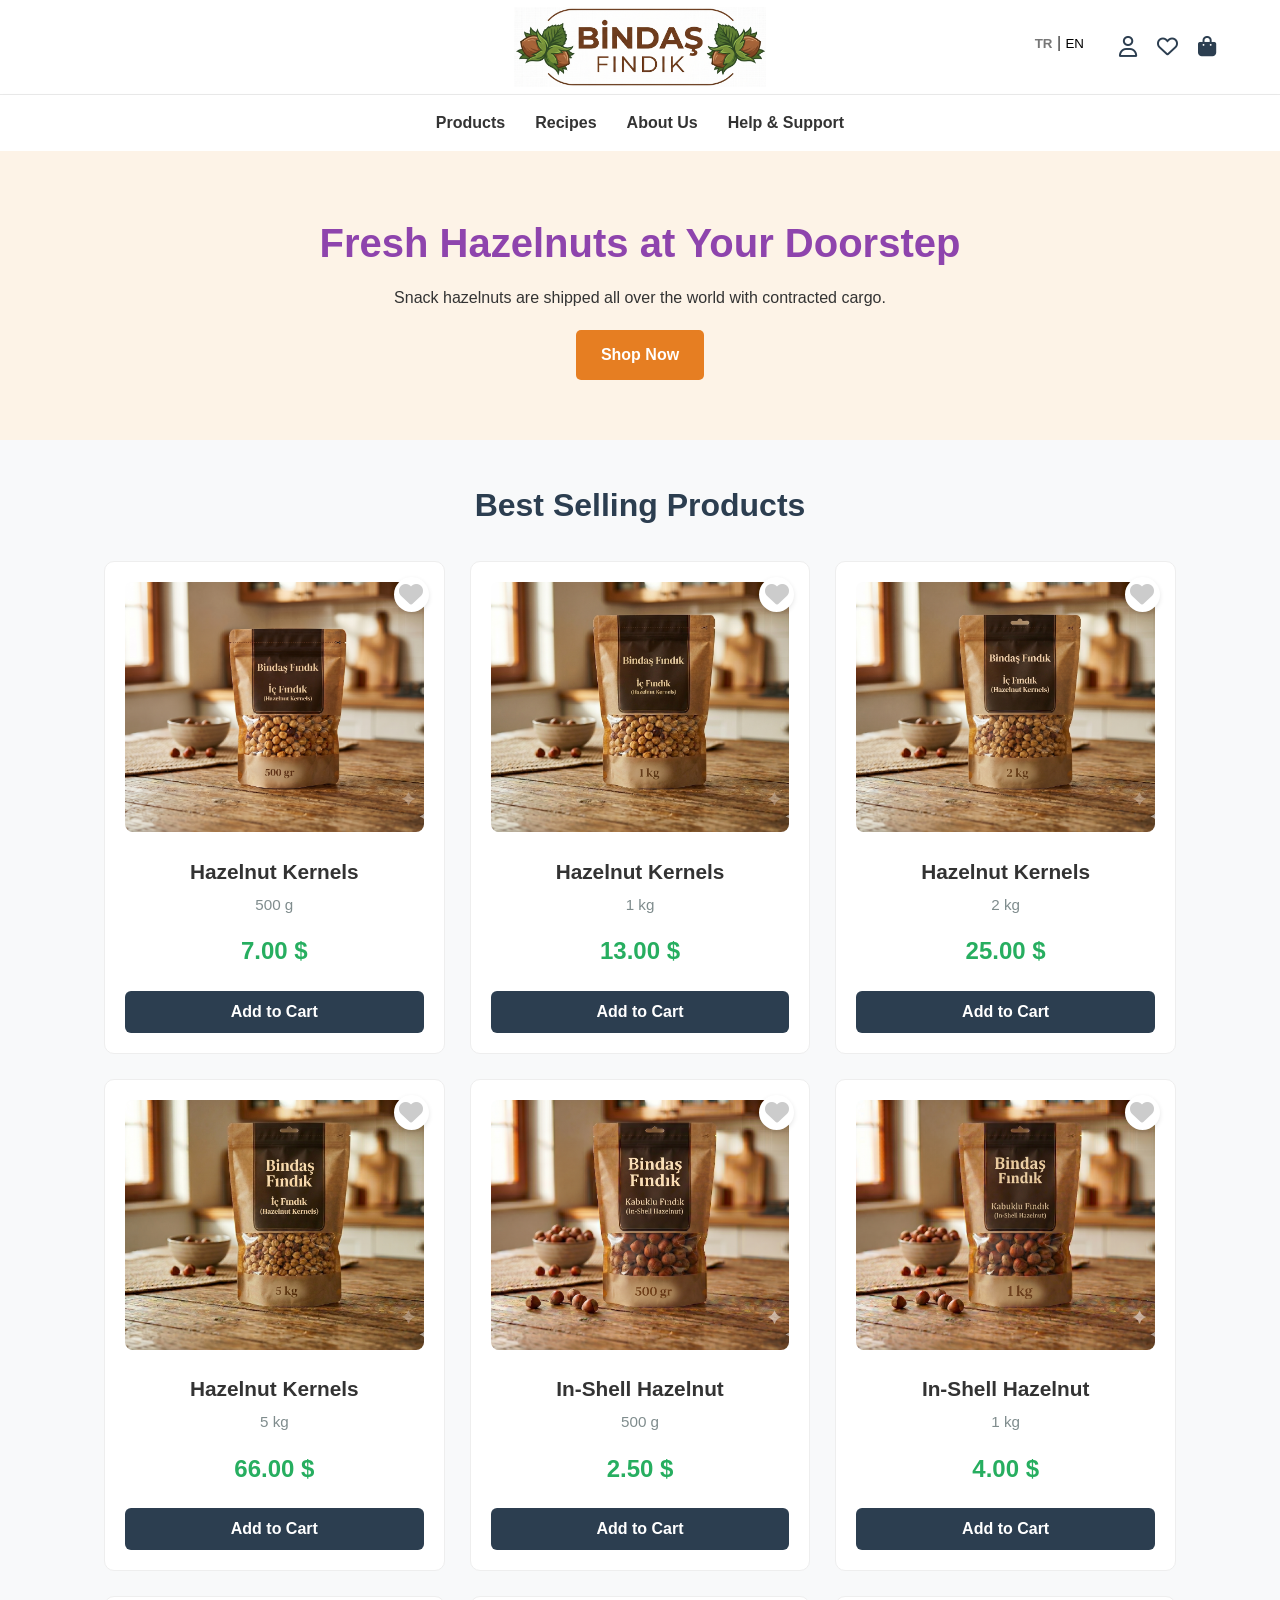
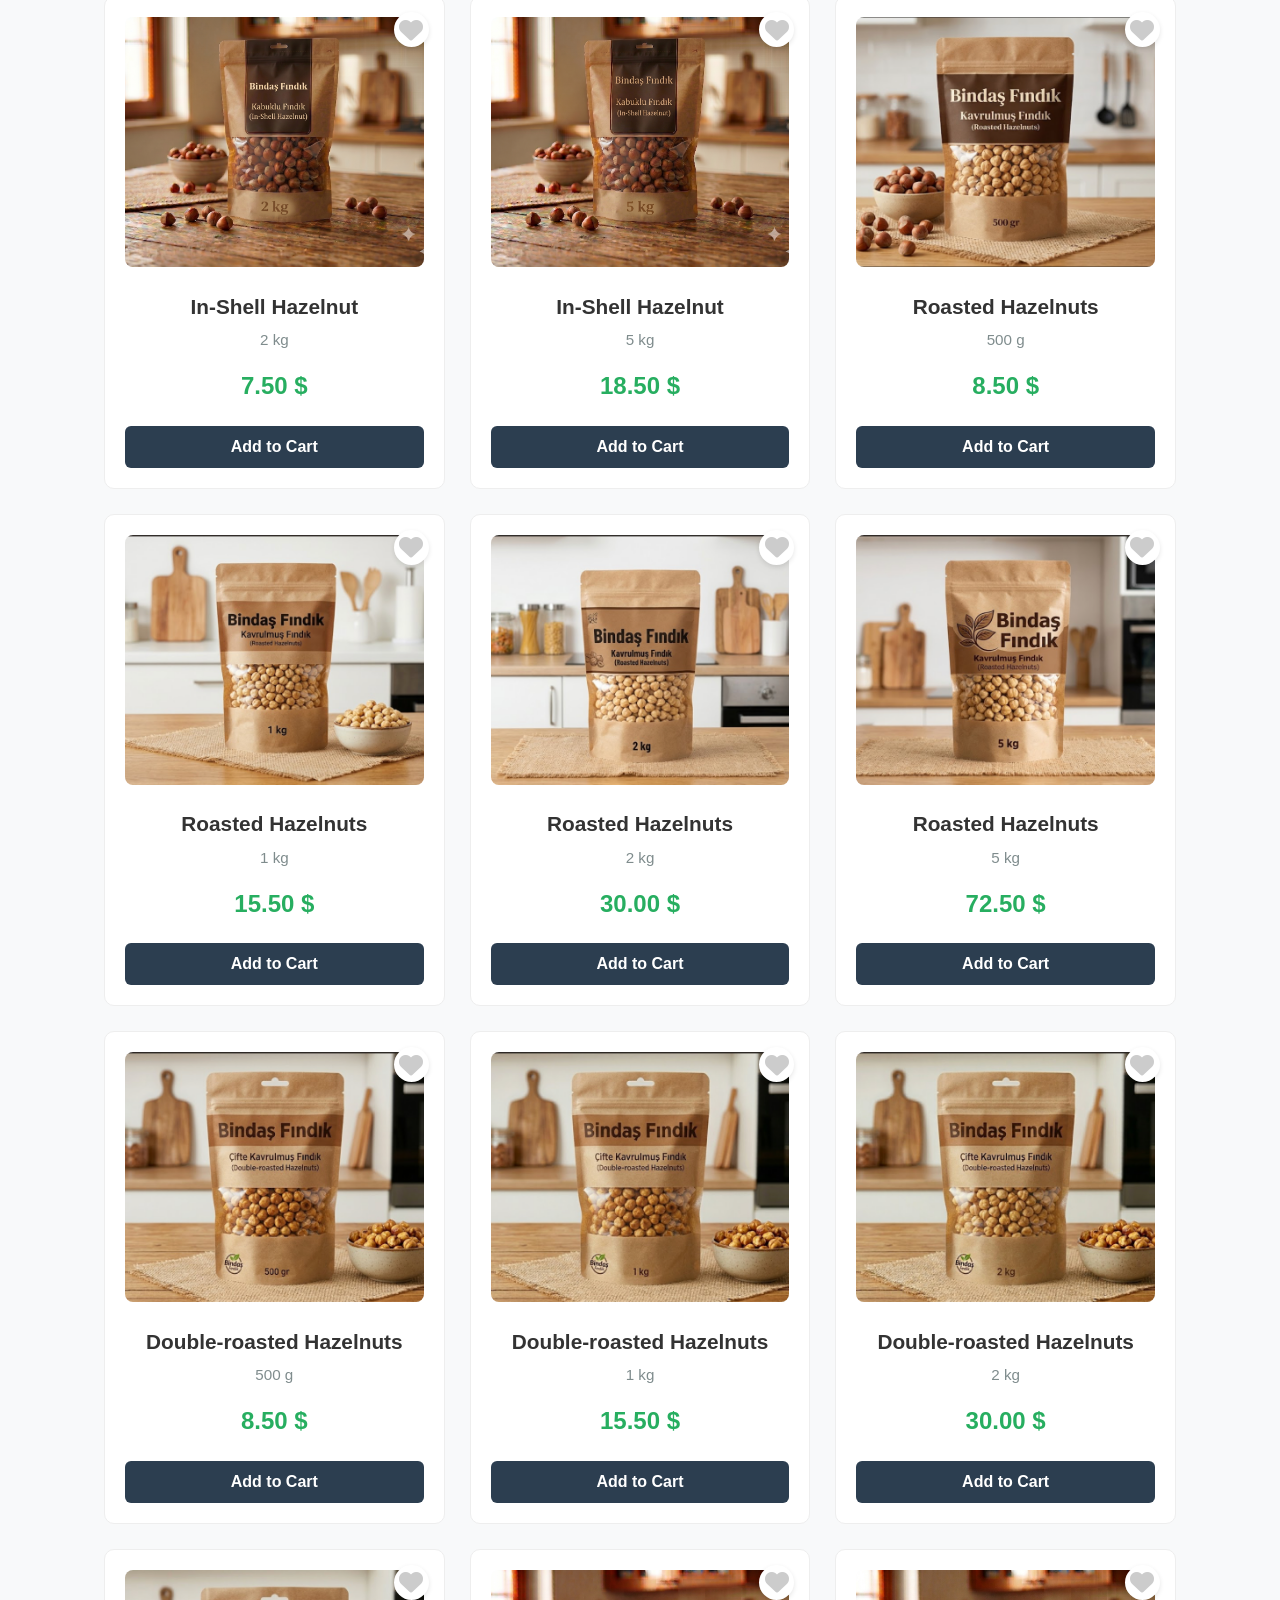
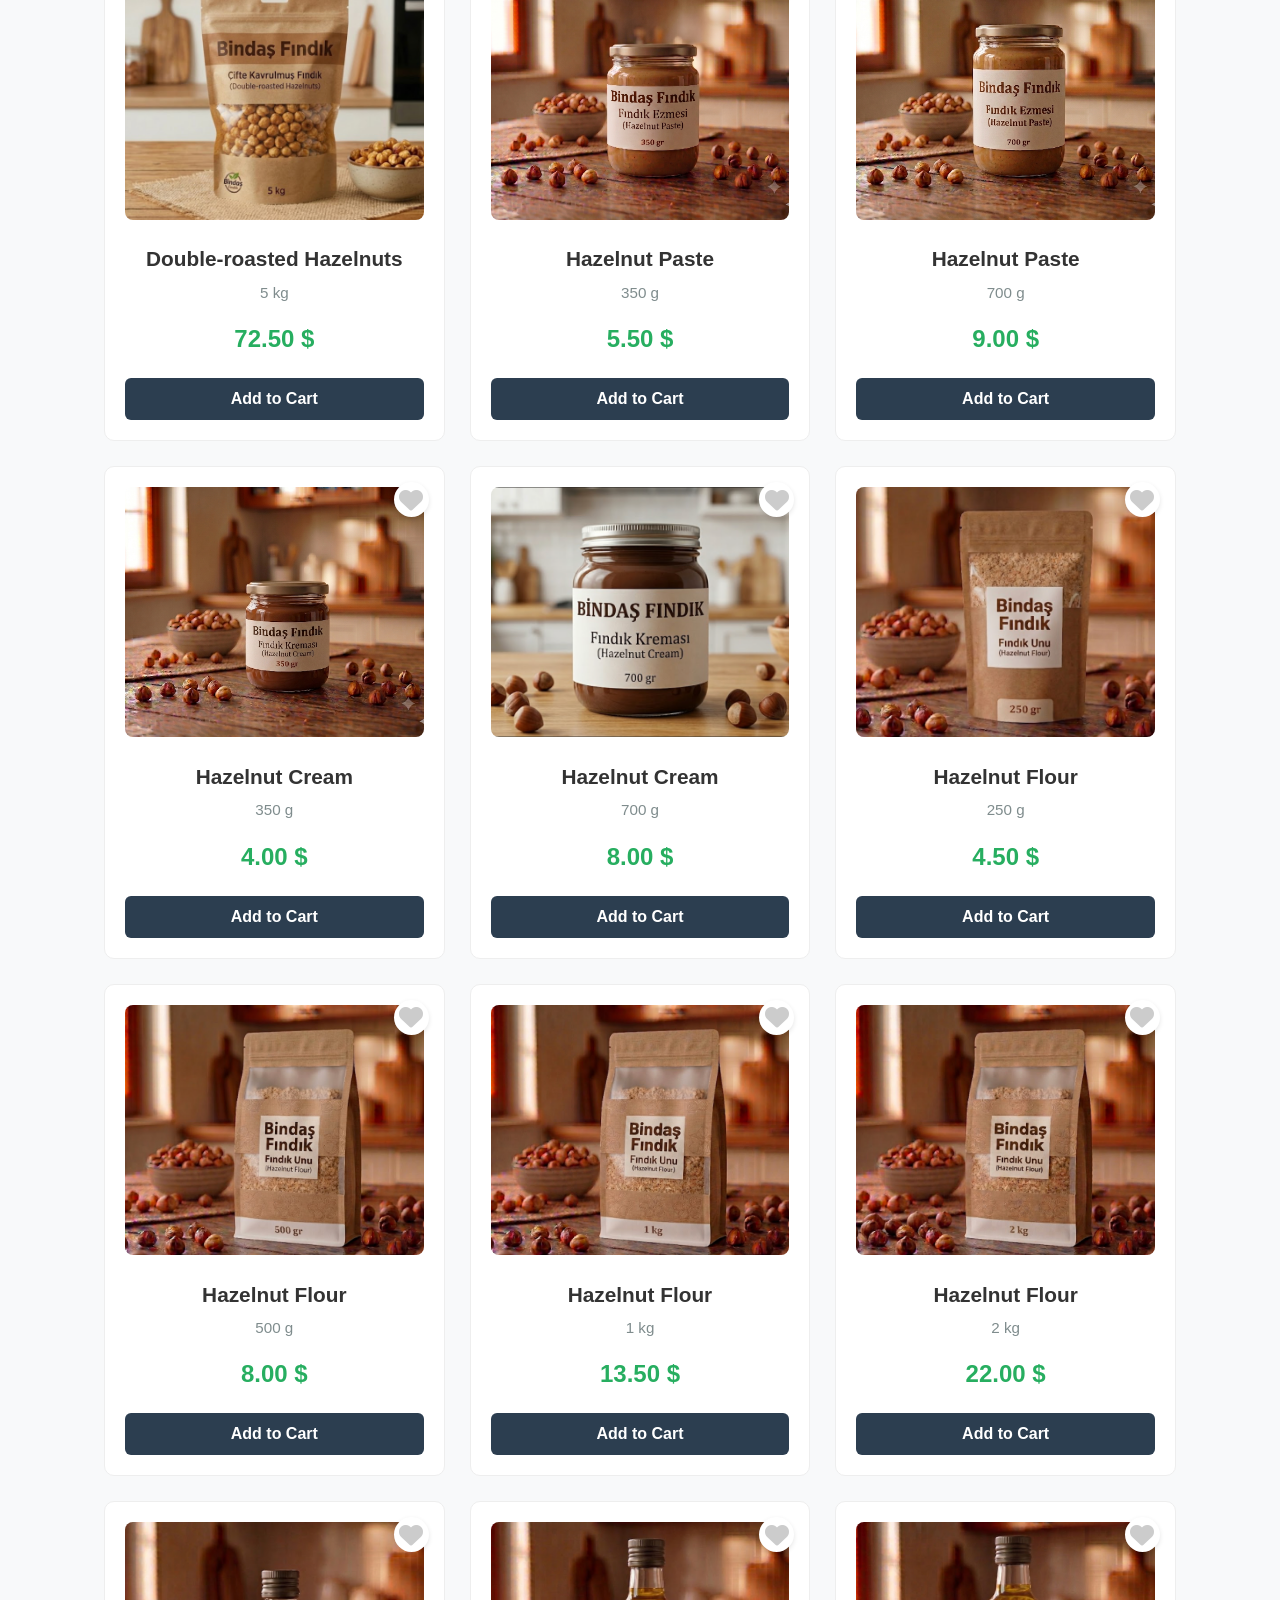
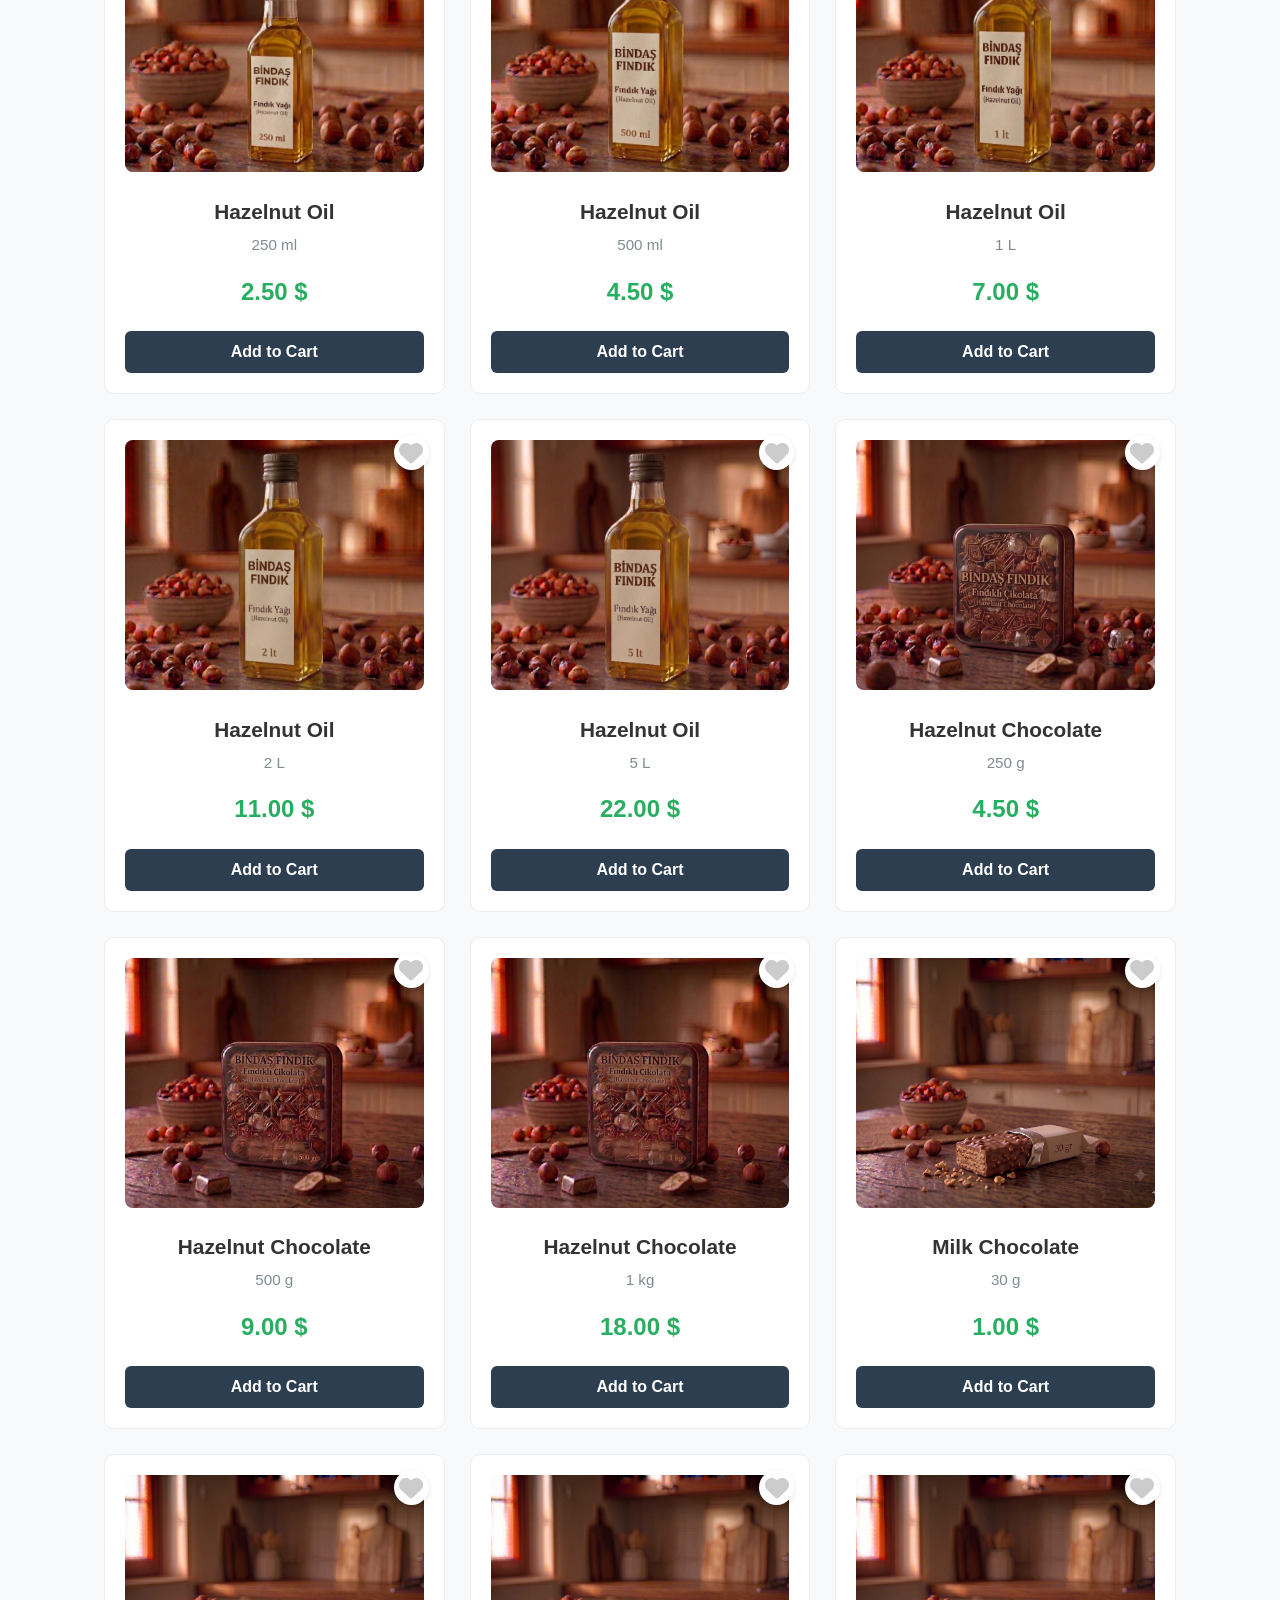
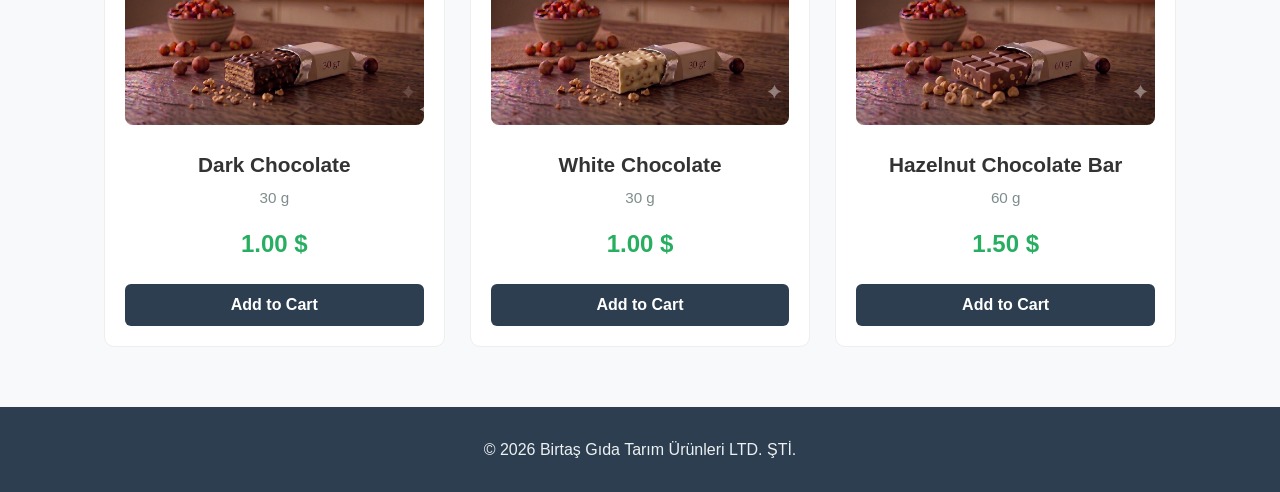
<file: index.html>
<!DOCTYPE html>
<html lang="tr">
<head>
    <meta charset="UTF-8">
    <meta name="viewport" content="width=device-width, initial-scale=1.0">
    <title data-i18n="site_title">Bindaş Fındık | Anasayfa</title>
    <link rel="stylesheet" href="css/style.css">
    <link rel="stylesheet" href="https://cdnjs.cloudflare.com/ajax/libs/font-awesome/6.0.0/css/all.min.css">
</head>
<body>

    <header>
        <div class="top-bar">
            <div class="left-spacer"></div>
            
            <div class="logo">
                <a href="index.html">
                    <img src="images/logo.png" alt="Fındık Dünyası Logo" style="max-height: 80px; width: auto;">
                </a>
            </div>
            
            <div class="header-icons">
                <!-- DİL DEĞİŞTİRME BUTONLARI (Yeni eklendi) -->
                <div class="lang-switcher" style="display: inline-block; margin-right: 15px;">
                    <button id="btn-tr" style="background:none; border:none; cursor:pointer; font-weight:bold;">TR</button> | 
                    <button id="btn-en" style="background:none; border:none; cursor:pointer; color:#777;">EN</button>
                </div>

                <a href="sayfalar/giris-yap.html" title="Üye Ol/Giriş Yap"><i class="fa-regular fa-user"></i></a>
                <a href="sayfalar/favoriler.html" title="Favoriler"><i class="fa-regular fa-heart"></i></a>
                <a href="sayfalar/sepetim.html" title="Sepetim"><i class="fa-solid fa-bag-shopping"></i></a>
            </div>
        </div>

        <nav class="main-nav" id="mainNav">
            <ul>
                <li><a href="sayfalar/urunler.html" data-i18n="nav_products">Ürünler</a></li>
                <li><a href="sayfalar/tarifler.html" data-i18n="nav_recipes">Tarifler</a></li>
                <li><a href="sayfalar/hakkimizda.html" data-i18n="nav_about">Hakkımızda</a></li>
                <li><a href="sayfalar/yardim-destek.html" data-i18n="nav_support">Yardım & Destek</a></li>
            </ul>
        </nav>
    </header>

    <main>
        <section class="hero-banner">
            <h1 data-i18n="hero_title">En Taze Fındıklar Kapınızda</h1>
            <p data-i18n="hero_subtitle">Türkiye'nin her yerine anlaşmalı kargo ile çerezlik fındık gönderilir.</p>
            <a href="sayfalar/urunler.html" class="btn" data-i18n="hero_btn">Hemen İncele</a>
        </section>

        <section class="best-sellers">
            <h2 data-i18n="best_sellers_title">En Çok Satılan Ürünler</h2>
            
            <div class="product-grid" id="grid-best-sellers"></div>
        </section>
    </main>

    <footer>
        <div class="footer-content">
            <p>&copy; 2026 Birtaş Gıda Tarım Ürünleri LTD. ŞTİ.</p>
        </div>
    </footer>

    <script src="js/main.js"></script>
</body>
</html>
</file>
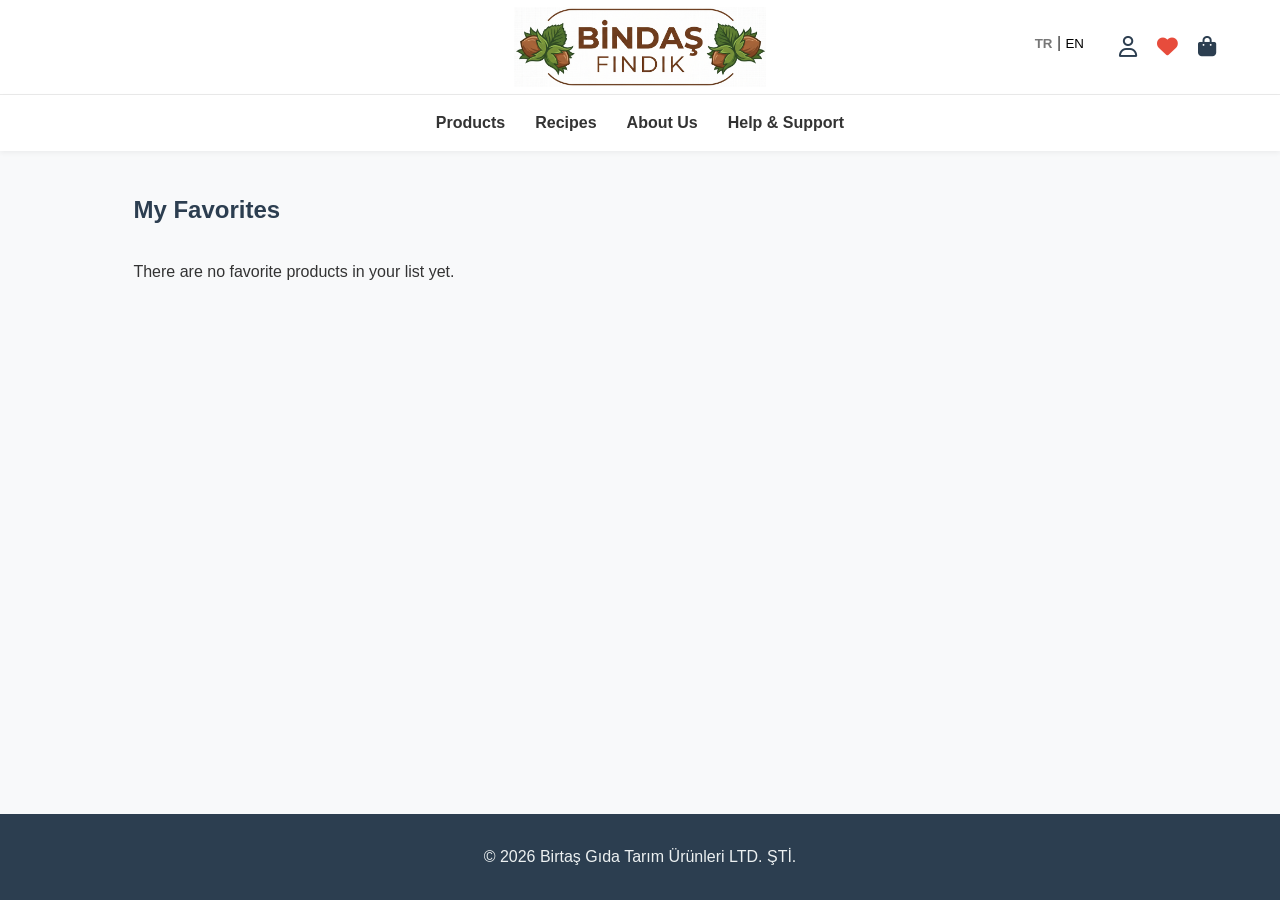
<file: sayfalar/favoriler.html>
<!DOCTYPE html>
<html lang="tr">
<head>
    <meta charset="UTF-8">
    <meta name="viewport" content="width=device-width, initial-scale=1.0">
    <title data-i18n="fav_site_title">Bindaş Fındık | Favorilerim</title>
    <link rel="stylesheet" href="../css/style.css">
    <link rel="stylesheet" href="https://cdnjs.cloudflare.com/ajax/libs/font-awesome/6.0.0/css/all.min.css">
</head>
<body>

    <header>
        <div class="top-bar">
            <div class="left-spacer"></div>
            <div class="logo">
                <a href="../index.html">
                    <img src="../images/logo.png" alt="Fındık Dünyası Logo" style="max-height: 80px; width: auto;">
                </a>
            </div>
            <div class="header-icons">
                <!-- Dil Değiştirme Butonları (Eklendi) -->
                <div class="lang-switcher" style="display: inline-block; margin-right: 15px;">
                    <button id="btn-tr" style="background:none; border:none; cursor:pointer; font-weight:bold;">TR</button> | 
                    <button id="btn-en" style="background:none; border:none; cursor:pointer; color:#777;">EN</button>
                </div>
                <a href="giris-yap.html" title="Üye Ol/Giriş Yap"><i class="fa-regular fa-user"></i></a>
                <a href="favoriler.html" title="Favoriler" style="color: #e74c3c;"><i class="fa-solid fa-heart"></i></a>
                <a href="sepetim.html" title="Sepetim"><i class="fa-solid fa-bag-shopping"></i></a>
            </div>
        </div>
        <nav class="main-nav" id="mainNav">
            <ul>
                <li><a href="urunler.html" data-i18n="nav_products">Ürünler</a></li>
                <li><a href="tarifler.html" data-i18n="nav_recipes">Tarifler</a></li>
                <li><a href="hakkimizda.html" data-i18n="nav_about">Hakkımızda</a></li>
                <li><a href="yardim-destek.html" data-i18n="nav_support">Yardım & Destek</a></li>
            </ul>
        </nav>
    </header>

    <main style="padding: 40px 5%; max-width: 1200px; margin: 0 auto;">
        <h2 data-i18n="fav_main_title" style="margin-bottom: 30px; color: #2c3e50;">Favorilerim</h2>
        
        <div class="product-grid" id="favori-grid" data-page="favorites">
        </div>
    </main>

    <footer>
        <div class="footer-content">
            <p>&copy; 2026 Birtaş Gıda Tarım Ürünleri LTD. ŞTİ.</p>
        </div>
    </footer>
    <script defer src="../js/main.js"></script>
</body>
</html>
</file>
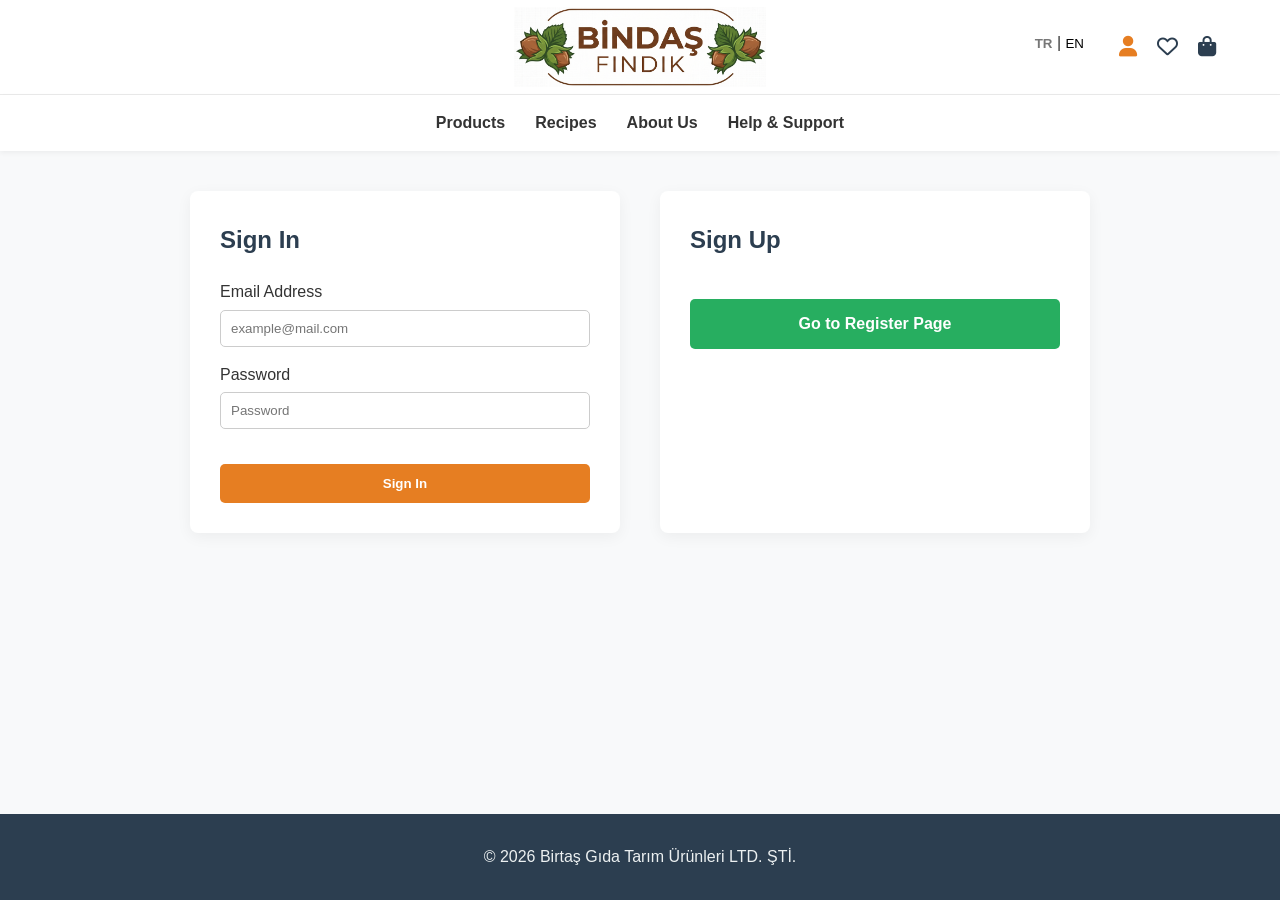
<file: sayfalar/giris-yap.html>
<!DOCTYPE html>
<html lang="tr">
<head>
    <meta charset="UTF-8">
    <meta name="viewport" content="width=device-width, initial-scale=1.0">
    <title data-i18n="login_site_title">Bindaş Fındık | Üye Ol & Giriş Yap</title>
    <link rel="stylesheet" href="../css/style.css">
    <link rel="stylesheet" href="https://cdnjs.cloudflare.com/ajax/libs/font-awesome/6.0.0/css/all.min.css">
    <style>
        .auth-container {
            display: flex;
            gap: 40px;
            max-width: 900px;
            margin: 0 auto;
            flex-wrap: wrap; 
        }
        .auth-box {
            flex: 1;
            background: #fff;
            padding: 30px;
            border-radius: 8px;
            box-shadow: 0 4px 15px rgba(0,0,0,0.05);
            min-width: 300px;
        }
        .form-group {
            margin-bottom: 15px;
        }
        .form-group label {
            display: block;
            margin-bottom: 5px;
            color: #333;
            font-weight: 500;
        }
        .form-group input {
            width: 100%;
            padding: 10px;
            border: 1px solid #ccc;
            border-radius: 5px;
        }
    </style>
</head>
<body>

    <header>
        <div class="top-bar">
            <div class="left-spacer"></div>
            <div class="logo">
                <a href="../index.html">
                    <img src="../images/logo.png" alt="Fındık Dünyası Logo" style="max-height: 80px; width: auto;">
                </a>
            </div>
            <div class="header-icons">
                <!-- Dil Değiştirme Butonları (Eklendi) -->
                <div class="lang-switcher" style="display: inline-block; margin-right: 15px;">
                    <button id="btn-tr" style="background:none; border:none; cursor:pointer; font-weight:bold;">TR</button> | 
                    <button id="btn-en" style="background:none; border:none; cursor:pointer; color:#777;">EN</button>
                </div>
                <a href="giris-yap.html" style="color: #e67e22;" title="Üye Ol/Giriş Yap"><i class="fa-solid fa-user"></i></a>
                <a href="favoriler.html" title="Favoriler"><i class="fa-regular fa-heart"></i></a>
                <a href="sepetim.html" title="Sepetim"><i class="fa-solid fa-bag-shopping"></i></a>
            </div>
        </div>
        <nav class="main-nav" id="mainNav">
            <ul>
                <li><a href="urunler.html" data-i18n="nav_products">Ürünler</a></li>
                <li><a href="tarifler.html" data-i18n="nav_recipes">Tarifler</a></li>
                <li><a href="hakkimizda.html" data-i18n="nav_about">Hakkımızda</a></li>
                <li><a href="yardim-destek.html" data-i18n="nav_support">Yardım & Destek</a></li>
            </ul>
        </nav>
    </header>

    <main style="padding: 40px 5%;">
        <div class="auth-container">
            <!-- Giriş Yap Sol Kutu -->
            <div class="auth-box">
                <h2 data-i18n="btn_login" style="margin-bottom: 20px; color: #2c3e50;">Giriş Yap</h2>
                <form>
                    <div class="form-group">
                        <label for="login-email" data-i18n="lbl_email">E-posta adresi</label>
                        <input type="email" id="login-email" data-i18n-placeholder="ph_email" placeholder="E-posta adresiniz">
                    </div>
                    <div class="form-group">
                        <label for="login-password" data-i18n="lbl_password">Şifre</label>
                        <input type="password" id="login-password" data-i18n-placeholder="lbl_password" placeholder="Şifreniz">
                    </div>
                    <button type="submit" class="btn" data-i18n="btn_login" style="width: 100%;">Giriş Yap</button>
                </form>
            </div>

            <!-- Yeni Üyelik Sağ Kutu -->
            <div class="auth-box">
                <h2 data-i18n="register_main_title" style="margin-bottom: 20px; color: #2c3e50;">Yeni Üyelik</h2>
                <form>
                    <!-- Yönlendirme linkini yeni yaptığımız çok dilli kayıt sayfa adına göre (kayit-ol.html veya yeni-uyelik.html) düzenleyebilirsin -->
                    <a href="kayit-ol.html" class="btn" data-i18n="go_register_page" style="width: 100%; text-align: center; background-color: #27ae60;">Kayıt Ol Sayfasına Git</a>
                </form>
            </div>
        </div>
    </main>

    <footer>
        <div class="footer-content">
            <p>&copy; 2026 Birtaş Gıda Tarım Ürünleri LTD. ŞTİ.</p>
        </div>
    </footer>
    <script src="../js/main.js"></script>
</body>
</html>
</file>
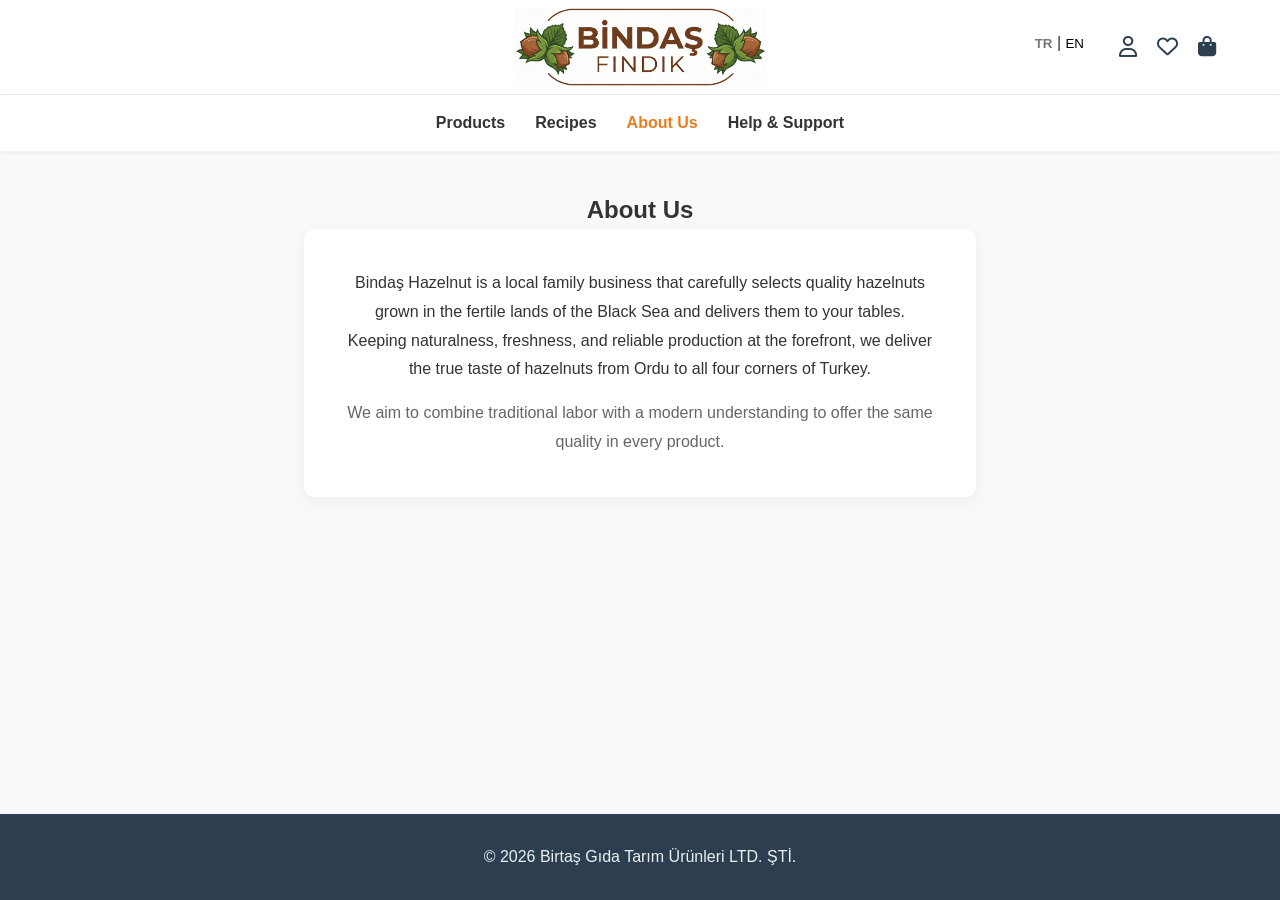
<file: sayfalar/hakkimizda.html>
<!DOCTYPE html>
<html lang="tr">
<head>
    <meta charset="UTF-8">
    <meta name="viewport" content="width=device-width, initial-scale=1.0">
    <title data-i18n="about_site_title">
    Bindaş Fındık | Hakkımızda
    </title>
    <link rel="stylesheet" href="../css/style.css">
    <link rel="stylesheet" href="https://cdnjs.cloudflare.com/ajax/libs/font-awesome/6.0.0/css/all.min.css">
</head>
<body>

    <header>
        <div class="top-bar">
            <div class="left-spacer"></div>
            <div class="logo">
                <a href="../index.html">
                    <img src="../images/logo.png" alt="Fındık Dünyası Logo" style="max-height: 80px; width: auto;">
                </a>
            </div>
            <div class="header-icons">
                <!-- Dil değiştirme butonları-->
                <div class="lang-switcher" style="display: inline-block; margin-right: 15px;">
                    <button id="btn-tr" style="background:none; border:none; cursor:pointer; font-weight:bold;">TR</button> | 
                    <button id="btn-en" style="background:none; border:none; cursor:pointer; color:#777;">EN</button>
                </div>
                <a href="giris-yap.html" title="Üye Ol/Giriş Yap"><i class="fa-regular fa-user"></i></a>
                <a href="favoriler.html" title="Favoriler"><i class="fa-regular fa-heart"></i></a>
                <a href="sepetim.html" title="Sepetim"><i class="fa-solid fa-bag-shopping"></i></a>
            </div>
        </div>
        <nav class="main-nav" id="mainNav">
            <ul>
                <li><a href="urunler.html" data-i18n="nav_products">Ürünler</a></li>
                <li><a href="tarifler.html" data-i18n="nav_recipes">Tarifler</a></li>
                <li><a href="hakkimizda.html" style="color: #e67e22;" data-i18n="nav_about">Hakkımızda</a></li>
                <li><a href="yardim-destek.html" data-i18n="nav_support">Yardım & Destek</a></li>
            </ul>
        </nav>
    </header>

    <main style="padding: 40px 5%; max-width: 800px; margin: 0 auto; text-align: center;">
        <h2  data-i18n="about-us">Hakkımızda</h2>
        
        <div style="background: #fff; padding: 40px; border-radius: 10px; box-shadow: 0 4px 15px rgba(0,0,0,0.05); line-height: 1.8;">
            
            <p data-i18n="about-us-description">
               Bindaş Fındık, Karadeniz’in bereketli topraklarında yetişen kaliteli fındıkları özenle seçerek sofralara ulaştıran yerel bir aile işletmesidir. Doğallığı, tazeliği ve güvenilir üretimi ön planda tutarak Ordu’dan Türkiye’nin dört bir yanına gerçek fındık lezzetini ulaştırıyoruz.
            </p>
            <p data-i18n="about-us-description-2" style="color: #666; margin-top: 15px;">
                 Gelenekten gelen emeği modern anlayışla birleştirip her üründe aynı kaliteyi sunmayı hedefliyoruz.
            </p>
        </div>
    </main>

    <footer>
        <div class="footer-content">
            <p>&copy; 2026 Birtaş Gıda Tarım Ürünleri LTD. ŞTİ.</p>
        </div>
    </footer>
    <script src="../js/main.js"></script>
</body>
</html>
</file>
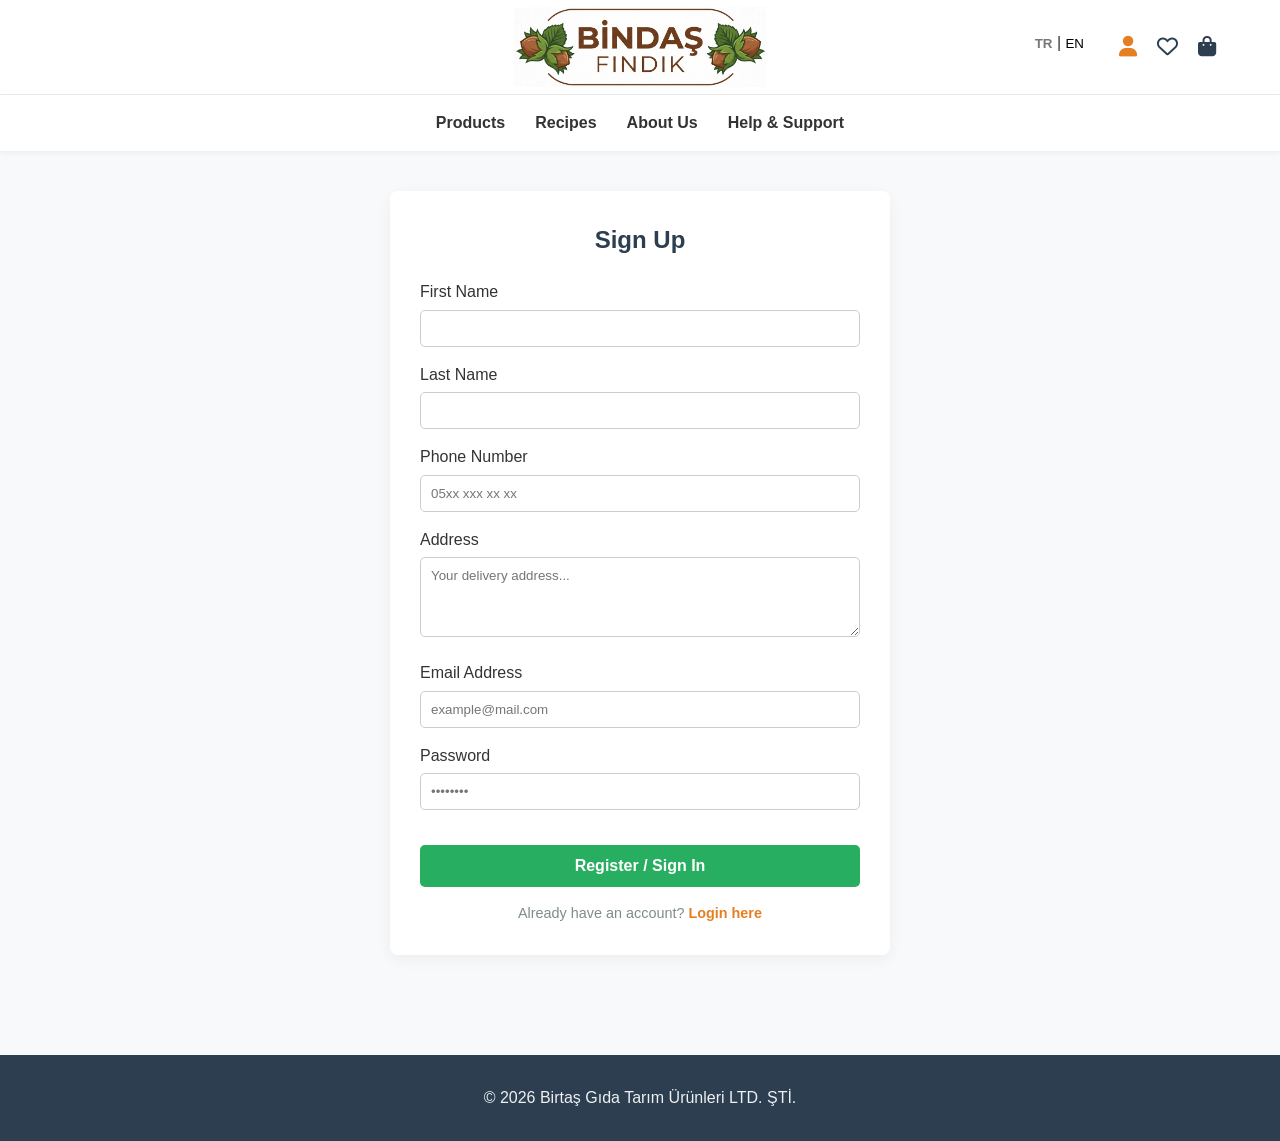
<file: sayfalar/kayit-ol.html>
<!DOCTYPE html>
<html lang="tr">
<head>
    <meta charset="UTF-8">
    <meta name="viewport" content="width=device-width, initial-scale=1.0">
    <title data-i18n="register_site_title">Bindaş Fındık | Yeni Üyelik</title>
    <link rel="stylesheet" href="../css/style.css">
    <link rel="stylesheet" href="https://cdnjs.cloudflare.com/ajax/libs/font-awesome/6.0.0/css/all.min.css">
    <style>
        .register-container {
            max-width: 500px;
            margin: 40px auto;
            background: #fff;
            padding: 30px;
            border-radius: 8px;
            box-shadow: 0 4px 15px rgba(0,0,0,0.05);
        }
        .form-group {
            margin-bottom: 15px;
            text-align: left;
        }
        .form-group label {
            display: block;
            margin-bottom: 5px;
            color: #333;
            font-weight: 500;
        }
        .form-group input, .form-group textarea {
            width: 100%;
            padding: 10px;
            border: 1px solid #ccc;
            border-radius: 5px;
            font-family: inherit;
        }
        .form-group textarea {
            resize: vertical;
            height: 80px;
        }
    </style>
</head>
<body>

    <header>
        <div class="top-bar">
            <div class="left-spacer"></div>
            <div class="logo">
                <a href="../index.html">
                    <img src="../images/logo.png" alt="Fındık Dünyası Logo" style="max-height: 80px; width: auto;">
                </a>
            </div>
            <div class="header-icons">
                <!-- Dil Değiştirme Butonları (Eklendi) -->
                <div class="lang-switcher" style="display: inline-block; margin-right: 15px;">
                    <button id="btn-tr" style="background:none; border:none; cursor:pointer; font-weight:bold;">TR</button> | 
                    <button id="btn-en" style="background:none; border:none; cursor:pointer; color:#777;">EN</button>
                </div>
                <a href="giris-yap.html" style="color: #e67e22;" title="Üye Ol/Giriş Yap"><i class="fa-solid fa-user"></i></a>
                <a href="favoriler.html" title="Favoriler"><i class="fa-regular fa-heart"></i></a>
                <a href="sepetim.html" title="Sepetim"><i class="fa-solid fa-bag-shopping"></i></a>
            </div>
        </div>
        <nav class="main-nav" id="mainNav">
            <ul>
                <li><a href="urunler.html" data-i18n="nav_products">Ürünler</a></li>
                <li><a href="tarifler.html" data-i18n="nav_recipes">Tarifler</a></li>
                <li><a href="hakkimizda.html" data-i18n="nav_about">Hakkımızda</a></li>
                <li><a href="yardim-destek.html" data-i18n="nav_support">Yardım & Destek</a></li>
            </ul>
        </nav>
    </header>

    <main style="padding: 0 20px;">
        <div class="register-container">
            <h2 data-i18n="register_main_title" style="text-align: center; margin-bottom: 20px; color: #2c3e50;">Yeni Üyelik</h2>
            
            <form action="#">
                <div class="form-group">
                    <label for="reg-ad" data-i18n="lbl_name">Ad</label>
                    <input type="text" id="reg-ad" required>
                </div>
                
                <div class="form-group">
                    <label for="reg-soyad" data-i18n="lbl_surname">Soyad</label>
                    <input type="text" id="reg-soyad" required>
                </div>
                
                <div class="form-group">
                    <label for="reg-tel" data-i18n="lbl_phone">Telefon</label>
                    <input type="tel" id="reg-tel" placeholder="05xx xxx xx xx" required>
                </div>
                
                <div class="form-group">
                    <label for="reg-adres" data-i18n="lbl_address">Adres</label>
                    <textarea id="reg-adres" data-i18n-placeholder="ph_address" placeholder="Teslimat adresiniz..." required></textarea>
                </div>
                
                <div class="form-group">
                    <label for="reg-mail" data-i18n="lbl_email">Mail (E-posta)</label>
                    <input type="email" id="reg-mail" data-i18n-placeholder="ph_email" required>
                </div>
                
                <div class="form-group">
                    <label for="reg-pass" data-i18n="lbl_password">Şifre</label>
                    <input type="password" id="reg-pass" placeholder="••••••••" required>
                </div>
                
                <button type="submit" class="btn" data-i18n="btn_register" style="width: 100%; background-color: #27ae60; border: none; font-size: 1rem; cursor: pointer;">Üye Ol / Giriş Yap</button>
                
                <p style="text-align: center; margin-top: 15px; font-size: 0.9rem; color: #7f8c8d;">
                    <span data-i18n="text_already_account">Zaten hesabınız var mı?</span> 
                    <a href="giris-yap.html" data-i18n="link_login" style="color: #e67e22; text-decoration: none; font-weight: bold;">Giriş Yapın</a>
                </p>
            </form>
        </div>
    </main>

    <footer>
        <div class="footer-content">
            <p>&copy; 2026 Birtaş Gıda Tarım Ürünleri LTD. ŞTİ.</p>
        </div>
    </footer>

    <script src="../js/main.js"></script>
</body>
</html>
</file>
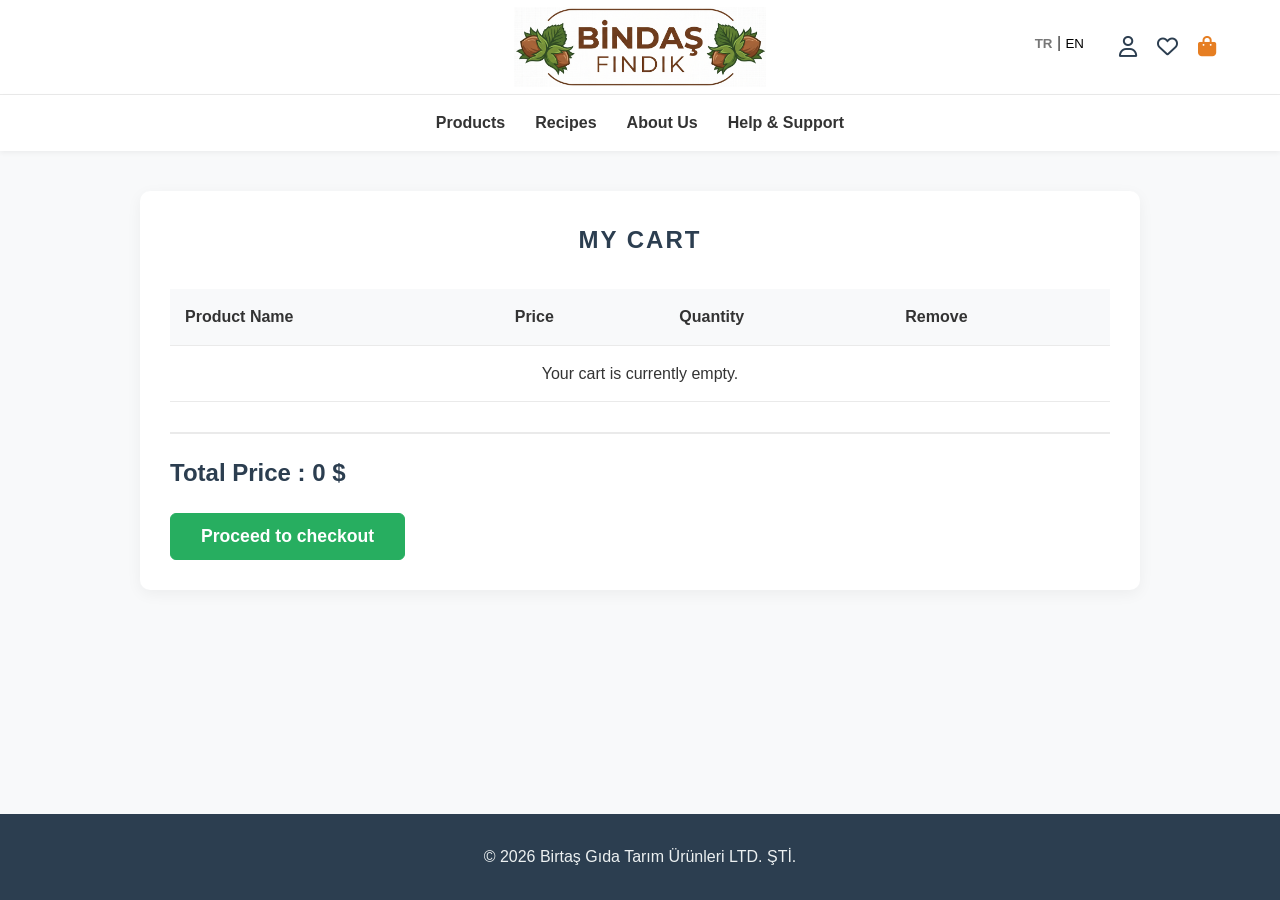
<file: sayfalar/sepetim.html>
<!DOCTYPE html>
<html lang="tr">
<head>
    <meta charset="UTF-8">
    <meta name="viewport" content="width=device-width, initial-scale=1.0">
    <title data-i18n="cart_site_title">Bindaş Fındık | Sepetim</title>
    <link rel="stylesheet" href="../css/style.css">
    <link rel="stylesheet" href="https://cdnjs.cloudflare.com/ajax/libs/font-awesome/6.0.0/css/all.min.css">
</head>
<body>

    <header>
        <div class="top-bar">
            <div class="left-spacer"></div>
            <div class="logo">
                <a href="../index.html">
                    <img src="../images/logo.png" alt="Fındık Dünyası Logo" style="max-height: 80px; width: auto;">
                </a>
            </div>
            <div class="header-icons">
                <!-- Dil Değiştirme Butonları (Eklendi) -->
                <div class="lang-switcher" style="display: inline-block; margin-right: 15px;">
                    <button id="btn-tr" style="background:none; border:none; cursor:pointer; font-weight:bold;">TR</button> | 
                    <button id="btn-en" style="background:none; border:none; cursor:pointer; color:#777;">EN</button>
                </div>
                <a href="giris-yap.html" title="Üye Ol/Giriş Yap"><i class="fa-regular fa-user"></i></a>
                <a href="favoriler.html" title="Favoriler"><i class="fa-regular fa-heart"></i></a>
                <a href="sepetim.html" title="Sepetim" style="color: #e67e22;"><i class="fa-solid fa-bag-shopping"></i></a>
            </div>
        </div>
        <nav class="main-nav" id="mainNav">
            <ul>
                <li><a href="urunler.html" data-i18n="nav_products">Ürünler</a></li>
                <li><a href="tarifler.html" data-i18n="nav_recipes">Tarifler</a></li>
                <li><a href="hakkimizda.html" data-i18n="nav_about">Hakkımızda</a></li>
                <li><a href="yardim-destek.html" data-i18n="nav_support">Yardım & Destek</a></li>
            </ul>
        </nav>
    </header>

    <main class="cart-page">
        <div class="cart-container">
            <h2 data-i18n="cart_main_title">SEPETİM</h2>
            
            <table class="cart-table">
                <thead>
                    <tr>
                        <th data-i18n="th_product_name">Ürün Adı</th>
                        <th data-i18n="th_price">Fiyat</th>
                        <th data-i18n="th_quantity">Ürün Adedi</th>
                        <th data-i18n="th_remove">Kaldır</th>
                    </tr>
                </thead>
                <tbody>
                </tbody>
            </table>

            <div class="cart-summary">
                <h3 class="total-price">
                    <span data-i18n="total_price_label">Toplam Fiyat</span> 
                    <span id="cart-total">0 TL</span>
                </h3>
                <button class="checkout-btn" data-i18n="checkout_btn">Ödemeye geç</button>
            </div>
        </div>
    </main>

    <footer>
        <div class="footer-content">
            <p>&copy; 2026 Birtaş Gıda Tarım Ürünleri LTD. ŞTİ.</p>
        </div>
    </footer>

    <script defer src="../js/main.js"></script>
</body>
</html>
</file>
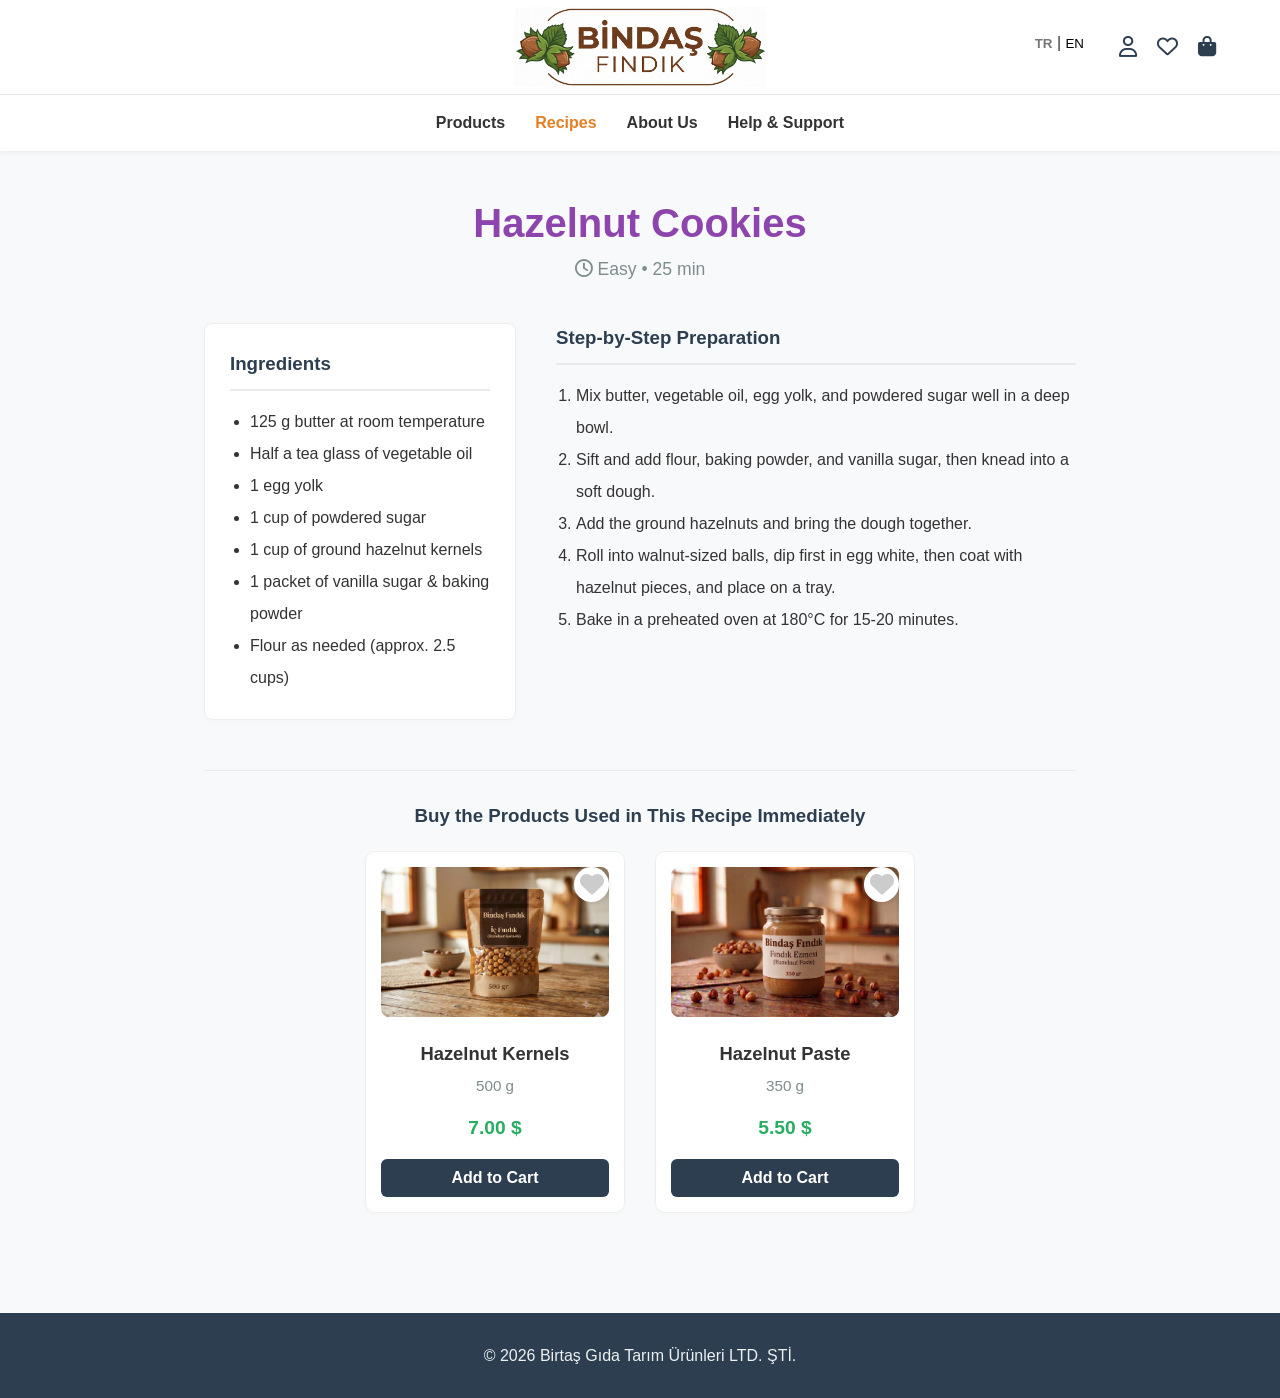
<file: sayfalar/tarif-detay.html>
<!DOCTYPE html>
<html lang="tr">
<head>
    <meta charset="UTF-8">
    <meta name="viewport" content="width=device-width, initial-scale=1.0">
    <title data-i18n="recipe_detail_site_title">Tarif Detayı | Bindaş Fındık</title>
    <link rel="stylesheet" href="../css/style.css">
    <link rel="stylesheet" href="https://cdnjs.cloudflare.com/ajax/libs/font-awesome/6.0.0/css/all.min.css">
</head>
<body>

    <header>
        <div class="top-bar">
            <div class="left-spacer"></div>
            <div class="logo">
                <a href="../index.html">
                    <img src="../images/logo.png" alt="Fındık Dünyası Logo" style="max-height: 80px; width: auto;">
                </a>
            </div>
            <div class="header-icons">
                <!-- Dil Değiştirme Butonları (Eklendi) -->
                <div class="lang-switcher" style="display: inline-block; margin-right: 15px;">
                    <button id="btn-tr" style="background:none; border:none; cursor:pointer; font-weight:bold;">TR</button> | 
                    <button id="btn-en" style="background:none; border:none; cursor:pointer; color:#777;">EN</button>
                </div>
                <a href="giris-yap.html" title="Üye Ol/Giriş Yap"><i class="fa-regular fa-user"></i></a>
                <a href="favoriler.html" title="Favoriler"><i class="fa-regular fa-heart"></i></a>
                <a href="sepetim.html"><i class="fa-solid fa-bag-shopping"></i></a>
            </div>
        </div>
        <nav class="main-nav" id="mainNav">
            <ul>
                <li><a href="urunler.html" data-i18n="nav_products">Ürünler</a></li>
                <li><a href="tarifler.html" style="color: #e67e22;" data-i18n="nav_recipes">Tarifler</a></li>
                <li><a href="hakkimizda.html" data-i18n="nav_about">Hakkımızda</a></li>
                <li><a href="yardim-destek.html" data-i18n="nav_support">Yardım & Destek</a></li>
            </ul>
        </nav>
    </header>

    <main class="recipe-detail-page" style="padding: 40px 5%; max-width: 1000px; margin: 0 auto;">
        
        <div id="recipe-container"></div>

        <hr style="border: 0; border-top: 1px solid #eaeaea; margin-top: 50px; margin-bottom: 30px;">
        <h3 data-i18n="related_products_title" style="text-align: center; margin-bottom: 20px; color: #2c3e50;">Bu Tarifte Kullanılan Ürünleri Hemen Alın</h3>
        
        <div id="related-products-grid" style="display: flex; justify-content: center; flex-wrap: wrap; gap: 30px; max-width: 600px; margin: 0 auto;">
        </div>

    </main>

    <footer>
        <div class="footer-content">
            <p>&copy; 2026 Birtaş Gıda Tarım Ürünleri LTD. ŞTİ.</p>
        </div>
    </footer>

    <!-- Dil Sözlüğünü JavaScript Kodlarından Önce Alabilmek İçin getActiveLang Fonksiyonu -->
    <script>
        function getPageLang() {
            return localStorage.getItem("preferredLanguage") || (navigator.language.startsWith("en") ? "en" : "tr");
        }
        const currentPageLang = getPageLang();
        window.currentLang = currentPageLang;

        // 1. İKİ DİLLİ TARİF VERİTABANI
        const tarifVeritabani = {
            "kurabiye": {
                baslik_tr: "Fındıklı Kurabiye",
                baslik_en: "Hazelnut Cookies",
                bilgi_tr: "Kolay • 25dk",
                bilgi_en: "Easy • 25 min",
                malzemeler_tr: [
                    "125 gr oda sıcaklığında tereyağı",
                    "Yarım çay bardağı sıvı yağ",
                    "1 adet yumurta sarısı",
                    "1 su bardağı pudra şekeri",
                    "1 su bardağı çekilmiş fındık içi",
                    "1 paket vanilya ve kabartma tozu",
                    "Aldığı kadar un (yaklaşık 2.5 su bardağı)"
                ],
                malzemeler_en: [
                    "125 g butter at room temperature",
                    "Half a tea glass of vegetable oil",
                    "1 egg yolk",
                    "1 cup of powdered sugar",
                    "1 cup of ground hazelnut kernels",
                    "1 packet of vanilla sugar & baking powder",
                    "Flour as needed (approx. 2.5 cups)"
                ],
                hazirlanisi_tr: [
                    "Tereyağı, sıvı yağ, yumurta sarısı og pudra şekerini derin bir kapta güzelce karıştırın.",
                    "Un, kabartma tozu ve vanilyayı eleyerek ekleyip yumuşak bir hamur yoğurun.",
                    "Çekilmiş fındık içini katıp hamuru toparlayın.",
                    "Ceviz büyüklüğünde parçalar koparıp yuvarlayın, önce yumurta akına sonra fındığa bulayarak tepsiye dizin.",
                    "Önceden ısıtılmış 180 derece fırında 15-20 dakika pişirin."
                ],
                hazirlanisi_en: [
                    "Mix butter, vegetable oil, egg yolk, and powdered sugar well in a deep bowl.",
                    "Sift and add flour, baking powder, and vanilla sugar, then knead into a soft dough.",
                    "Add the ground hazelnuts and bring the dough together.",
                    "Roll into walnut-sized balls, dip first in egg white, then coat with hazelnut pieces, and place on a tray.",
                    "Bake in a preheated oven at 180°C for 15-20 minutes."
                ],
                onerilenUrunler: [
                    { ad_tr: "İç Fındık", ad_en: "Hazelnut Kernels", aciklama_tr: "500 gr", aciklama_en: "500 g", fiyat_tr: 325.00,fiyat_en: 7.00, img: "../images/products/ic-findik-500.png" },
                    { ad_tr: "Fındık Ezmesi", ad_en: "Hazelnut Paste", aciklama_tr: "350 gr", aciklama_en: "350 g", fiyat_tr: 250.00, fiyat_en:5.50, img: "../images/products/findik-ezmesi-350.png" }
                ]
            },
            "brownie": {
                baslik_tr: "Fındıklı Brownie",
                baslik_en: "Hazelnut Brownie",
                bilgi_tr: "Orta • 40dk",
                bilgi_en: "Medium • 40 min",
                malzemeler_tr: [
                    "200 gr bitter çikolata",
                    "150 gr tereyağı",
                    "3 adet oda sıcaklığında yumurta",
                    "1 su bardağı toz şeker",
                    "1 su bardağı un",
                    "1 su bardağı iri kıyılmış kavrulmuş fındık"
                ],
                malzemeler_en: [
                    "200 g dark chocolate",
                    "150 g butter",
                    "3 eggs at room temperature",
                    "1 cup of granulated sugar",
                    "1 cup of flour",
                    "1 cup of coarsely chopped roasted hazelnuts"
                ],
                hazirlanisi_tr: [
                    "Tereyağı ve bitter çikolatayı benmari usulü eritip ılımaya bırakın.",
                    "Ayrı bir kapta yumurta ve şekeri beyazlaşana kadar mikserle çırpın.",
                    "Eriyen çikolatalı karışımı yumurtalı karışıma yavaşça ekleyerek alttan üste doğru karıştırın.",
                    "Unu eleyerek karışıma ilave edin.",
                    "Son olarak iri kıyılmış fındıkları ekleyin ve fırın kabına dökün.",
                    "160 derece önceden ısıtılmış fırında 25-30 dakika pişirin. İçi hafif nemli kalmalıdır."
                ],
                hazirlanisi_en: [
                    "Melt the butter and dark chocolate using a double boiler method and leave to cool down to warm.",
                    "In a separate bowl, whisk eggs and sugar with a mixer until pale and frothy.",
                    "Slowly add the melted chocolate mixture to the egg mixture, folding gently from bottom to top.",
                    "Sift and add the flour into the mixture.",
                    "Finally, fold in the coarsely chopped hazelnuts and pour into a baking dish.",
                    "Bake in a preheated oven at 160°C for 25-30 minutes. The interior should remain slightly moist."
                ],
                onerilenUrunler: [
                    { ad_tr: "Kavrulmuş Fındık", ad_en: "Roasted Hazelnuts", aciklama_tr: "500 gr", aciklama_en: "500 g", fiyat_tr: 375.00, fiyat_en:8.50, img: "../images/products/kavrulmus-findik-500.png" }
                ]
            },
            "sutlutatli": {
                baslik_tr: "Fındık Ezmeli Sütlü Tatlı",
                baslik_en: "Hazelnut Pudding",
                bilgi_tr: "Kolay • 30dk",
                bilgi_en: "Easy • 30 min",
                malzemeler_tr: [
                    "1 litre süt",
                    "1 su bardağı toz şeker",
                    "3 yemek kaşığı un",
                    "2 yemek kaşığı buğday nişastası",
                    "3 yemek kaşığı fındık ezmesi",
                    "1 yemek kaşığı tereyağı"
                ],
                malzemeler_en: [
                    "1 liter of milk",
                    "1 cup of granulated sugar",
                    "3 tablespoons of flour",
                    "2 tablespoons of wheat starch",
                    "3 tablespoons of hazelnut paste",
                    "1 tablespoon of butter"
                ],
                hazirlanisi_tr: [
                    "Süt, şeker, un ve nişastayı derin bir tencereye alın.",
                    "Çırpma teliyle sürekli karıştırarak koyulaşıp göz göz olana kadar pişirin.",
                    "Kaynayan muhallebinin altını kapatın, içine tereyağı ve fındık ezmesini ekleyin.",
                    "Mikser yardımıyla pürüzsüz hale gelene kadar çırpın.",
                    "Tatlıyı kaselere paylaştırın, buzdolabında soğumaya bırakın.",
                    "Servis yapmadan önce üzerini bolca fındık kırığı ile süsleyin."
                ],
                hazirlanisi_en: [
                    "Put milk, sugar, flour, and starch into a deep saucepan.",
                    "Cook by stirring constantly with a whisk until it thickens and bubbles up.",
                    "Turn off the heat, then add butter and hazelnut paste into the pudding.",
                    "Whisk with a mixer until perfectly smooth.",
                    "Divide the dessert into bowls and leave to cool in the refrigerator.",
                    "Decorate generously with crushed hazelnuts before serving."
                ],
                onerilenUrunler: [
                    { ad_tr: "Fındık Ezmesi", ad_en: "Hazelnut Paste", aciklama_tr: "350 gr", aciklama_en: "700 g", fiyat_tr: 250.00, fiyat_en: 5.50, img: "../images/products/findik-ezmesi-350.png" }
                ]
            },
            "baklava": {
                baslik_tr: "Fındıklı Baklava Sarma",
                baslik_en: "Hazelnut Baklava Roll",
                bilgi_tr: "Orta • 60dk",
                bilgi_en: "Medium • 60 min",
                malzemeler_tr: [
                    "1 paket baklavalık hazır yufka",
                    "250 gr eritilmiş saf tereyağı",
                    "2 su bardağı ince çekilmiş fındık",
                    "Şerbeti için: 3 su bardağı şeker, 3 su bardağı su, 1 dilim limon"
                ],
                malzemeler_en: [
                    "1 pack of ready-to-use baklava filo pastry",
                    "250 g melted pure butter",
                    "2 cups of finely ground hazelnuts",
                    "For syrup: 3 cups of sugar, 3 cups of water, 1 slice of lemon"
                ],
                hazirlanisi_tr: [
                    "Şerbeti hazırlamak için su ve şekeri kaynatın, limon dilimini ekleyip altını kapatın... Soğumaya bırakın.",
                    "Baklavalık yufkadan bir yaprak alıp tezgaha serin, üzerine fırçayla hafifçe tereyağı sürün.",
                    "İkinci yufkayı üzerine serin ve tekrar yağlayın.",
                    "Yufkanın her yerine bolca çekilmiş fındık serpin ve rulo sarın.",
                    "Oklavanın iki ucundan ortaya doğru yufkayı büzüştürün ve oklavayı çıkararak fırın tepsisine dizin.",
                    "Kalan tereyağını üzerlerine gezdirin ve 180 derece fırında kızarana kadar pişirin. Fırından çıkan sıcak tatlıya soğuk şerbeti dökün."
                ],
                hazirlanisi_en: [
                    "Boil water and sugar to prepare syrup, add lemon slice, turn off the heat, and leave to cool.",
                    "Lay a sheet of baklava pastry on the counter, brush lightly with melted butter.",
                    "Lay the second sheet on top and butter it again.",
                    "Sprinkle plenty of ground hazelnuts all over the pastry and roll it tightly.",
                    "Wrinkle the pastry from both ends towards the center of the rolling pin, slide it off, and place on a baking tray.",
                    "Pour the remaining butter over them and bake at 180°C until golden. Pour cold syrup over the hot pastry out of the oven."
                ],
                onerilenUrunler: [
                    { ad_tr: "İç Fındık", ad_en: "Hazelnut Kernels", aciklama_tr: "500 gr", aciklama_en: "500 g", fiyat_tr: 325.00, fiyat_en: 7.00, img: "../images/products/ic-findik-500.png" }
                ]
            },
            "magnolya": {
                baslik_tr: "Fındıklı Magnolya",
                baslik_en: "Hazelnut Magnolia",
                bilgi_tr: "Kolay • 20dk",
                bilgi_en: "Easy • 20 min",
                malzemeler_tr: [
                    "1 litre süt",
                    "1 su bardağı toz şeker",
                    "2 yemek kaşığı un ve 2 yemek kaşığı nişasta",
                    "1 adet yumurta sarısı",
                    "1 kutu sıvı krema (200ml)",
                    "1.5 paket yulaflı bisküvi ve 1 su bardağı çekilmiş fındık",
                    "Taze çilek veya muz dilimleri"
                ],
                malzemeler_en: [
                    "1 liter of milk",
                    "1 cup of granulated sugar",
                    "2 tablespoons of flour and 2 tablespoons of starch",
                    "1 egg yolk",
                    "1 pack of liquid heavy cream (200ml)",
                    "1.5 packs of oatmeal biscuits and 1 cup of ground hazelnuts",
                    "Fresh strawberry or banana slices"
                ],
                hazirlanisi_tr: [
                    "Süt, şeker, un, nişasta ve yumurta sarısını tencerede sürekli karıştırarak koyulaşana kadar pişirin.",
                    "Altını kapatıp ılımaya bırakın. Ilıyan muhallebiye sıvı kremayı ekleyip mikserle pürüzsüz olana dek çırpın.",
                    "Bisküvileri ve fındıkları mutfak robotundan geçirerek toz haline getirin.",
                    "Servis kuplarının tabanına bisküvili karışımdan koyun, kenarlarına meyve dilimlerini dizin.",
                    "Üzerine muhallebi ekleyin ve kup dolana kadar bir kat bisküvi bir kat muhallebi şeklinde tekrarlayın.",
                    "Buzdolabında en az 2 saat dinlendirdikten sonra soğuk servis yapın."
                ],
                hazirlanisi_en: [
                    "Cook milk, sugar, flour, starch, and egg yolk in a pot by stirring constantly until thick.",
                    "Turn off heat and let cool. Add liquid cream to the warm pudding and whisk until smooth.",
                    "Crush biscuits and hazelnuts in a food processor until powder.",
                    "Put biscuit mixture at the bottom of serving cups, place fruit slices along the sides.",
                    "Add pudding and repeat layers of biscuit and pudding until the cup is full.",
                    "Chill in the fridge for at least 2 hours, then serve cold."
                ],
                onerilenUrunler: [
                    { ad_tr: "Kavrulmuş Fındık", ad_en: "Roasted Hazelnuts", aciklama_tr: "500 gr", aciklama_en: "500 g", fiyat_tr: 375.00, fiyat_en: 8.50, img: "../images/products/kavrulmus-findik-500.png" },
                    { ad_tr: "İç Fındık", ad_en: "Hazelnut Kernels", aciklama_tr: "500 gr", aciklama_en: "500 g", fiyat_tr: 325.00, fiyat_en: 7.00, img: "../images/products/ic-findik-500.png" }
                ]
            },
            "dondurma": {
                baslik_tr: "Muzlu Fındıklı Dondurma",
                baslik_en: "Banana Hazelnut Ice Cream",
                bilgi_tr: "Çok Kolay • 10dk",
                bilgi_en: "Very Easy • 10 min",
                malzemeler_tr: [
                    "3 adet olgunlaşmış ve dondurulmuş muz",
                    "2 yemek kaşığı doğal fındık ezmesi",
                    "1 çay bardağı soğuk süt",
                    "Yarım su bardağı kavrulmuş fındık kırığı"
                ],
                malzemeler_en: [
                    "3 ripe and frozen bananas",
                    "2 tablespoons of natural hazelnut paste",
                    "1 tea glass of cold milk",
                    "Half a cup of crushed roasted hazelnuts"
                ],
                hazirlanisi_tr: [
                    "Kabukları soyulup dilimlenmiş ve derin dondurucuda dondurulmuş muzları mutfak robotuna alın.",
                    "Üzerine soğuk sütü ve fındık ezmesini ilave edin.",
                    "Tüm malzemeler tamamen karışıp kremsi bir dondurma kıvamı alana kadar robottan geçirin.",
                    "Karışım hazır olduğunda içine kavrulmuş fındık kırıklarını ekleyin ve kaşıkla yavaşça karıştırın.",
                    "Dilerseniz hemen tüketebilir veya kapalı bir kapta dondurucuya kaldırabilirsiniz."
                ],
                hazirlanisi_en: [
                    "Put peeled, sliced, and frozen bananas into a food processor.",
                    "Add cold milk and hazelnut paste on top.",
                    "Blend until all ingredients are perfectly mixed and reach a creamy ice cream consistency.",
                    "When the mixture is ready, add roasted hazelnut pieces and stir gently with a spoon.",
                    "You can consume it immediately or store it in a sealed container in the freezer."
                ],
                onerilenUrunler: [
                    { ad_tr: "Fındık Ezmesi", ad_en: "Hazelnut Paste", aciklama_tr: "350 gr", aciklama_en: "350 g", fiyat_tr: 250.00, fiyat_en: 5.50, img: "../images/products/findik-ezmesi-350.png" },
                    { ad_tr: "Çifte Kavrulmuş Fındık", ad_en: "Roasted Hazelnuts", aciklama_tr: "500 gr", aciklama_en: "500 g", fiyat_tr: 375.00, fiyat_en: 8.50, img: "../images/products/kavrulmus-findik-500.png" }
                ]
            }
        };

        // URL Parametrelerini Çekme
        const urlParams = new URLSearchParams(window.location.search);
        let tarifId = urlParams.get("id");
        if (!tarifVeritabani[tarifId]) { tarifId = "kurabiye"; }
        
        const seciliTarif = tarifVeritabani[tarifId];

        // Aktif Dile Göre İçerikleri Ayıklama
        const aktifBaslik = currentPageLang === "en" ? seciliTarif.baslik_en : seciliTarif.baslik_tr;
        const aktifBilgi = currentPageLang === "en" ? seciliTarif.bilgi_en : seciliTarif.bilgi_tr;
        const aktifMalzemeler = currentPageLang === "en" ? seciliTarif.malzemeler_en : seciliTarif.malzemeler_tr;
        const aktifHazirlanisi = currentPageLang === "en" ? seciliTarif.hazirlanisi_en : seciliTarif.hazirlanisi_tr;

        let malzemelerHTML = "";
        aktifMalzemeler.forEach(madde => { malzemelerHTML += `<li>${madde}</li>`; });

        let hazirlanisiHTML = "";
        aktifHazirlanisi.forEach(adim => { hazirlanisiHTML += `<li>${adim}</li>`; });

        // Çevrilecek Sabit Alt Başlıklar
        const incTitle = currentPageLang === "en" ? "Ingredients" : "İçindekiler";
        const stepTitle = currentPageLang === "en" ? "Step-by-Step Preparation" : "Adım Adım Hazırlanışı";

        // Ekrana Yazdırma
        const container = document.getElementById("recipe-container");
        container.innerHTML = `
            <div class="recipe-header" style="text-align: center; margin-bottom: 40px;">
                <h1 style="color: #8e44ad; font-size: 2.5rem;">${aktifBaslik}</h1>
                <p style="color: #7f8c8d; font-size: 1.1rem;"><i class="fa-regular fa-clock"></i> ${aktifBilgi}</p>
            </div>

            <div class="recipe-content" style="display: flex; gap: 40px; margin-bottom: 50px; flex-wrap: wrap;">
                <div class="ingredients" style="flex: 1; min-width: 250px; background: #fff; padding: 25px; border-radius: 8px; border: 1px solid #eee; box-shadow: 0 2px 10px rgba(0,0,0,0.02);">
                    <h3 style="color: #2c3e50; margin-bottom: 15px; border-bottom: 2px solid #eaeaea; padding-bottom: 10px;">${incTitle}</h3>
                    <ul style="list-style-type: disc; margin-left: 20px; line-height: 2;">
                        ${malzemelerHTML}
                    </ul>
                </div>

                <div class="instructions" style="flex: 2; min-width: 300px;">
                    <h3 style="color: #2c3e50; margin-bottom: 15px; border-bottom: 2px solid #eaeaea; padding-bottom: 10px;">${stepTitle}</h3>
                    <ol style="margin-left: 20px; line-height: 2;">
                        ${hazirlanisiHTML}
                    </ol>
                </div>
            </div>
        `;

        // Önerilen Ürünleri Basma
        const productsGrid = document.getElementById("related-products-grid");
        let urunlerHTML = "";
        const paraBirimiSymbol = currentPageLang === "en" ? "$" : "TL";
        window.paraBirimi = paraBirimiSymbol;
        const sepetButonMetni = currentPageLang === "en" ? "Add to Cart" : "Sepete Ekle";
        
        seciliTarif.onerilenUrunler.forEach(urun => {
            const urunIsmi = currentPageLang === "en" ? urun.ad_en : urun.ad_tr;
            const urunDetay = currentPageLang === "en" ? urun.aciklama_en : urun.aciklama_tr;

            urunlerHTML += `
            <div class="product-card" style="width: 260px; position: relative; background: #fff; border: 1px solid #eee; border-radius: 10px; padding: 15px; text-align: center; box-shadow: 0 2px 5px rgba(0,0,0,0.02);">
                <button class="fav-btn" style="position: absolute; top: 15px; right: 15px; background: #fff; border: none; font-size: 1.5rem; color: #ccc; cursor: pointer; border-radius: 50%; width: 35px; height: 35px; box-shadow: 0 2px 5px rgba(0,0,0,0.1); display: flex; align-items: center; justify-content: center; z-index: 10;"><i class="fa-solid fa-heart"></i></button>
                <img src="${urun.img}" alt="${urunIsmi}" style="height: 150px; object-fit: cover; border-radius: 8px; margin-bottom: 15px; width: 100%;">
                <h3 style="font-size: 1.15rem; color: #333; margin-bottom: 5px;">${urunIsmi}</h3>
                <p style="color: #7f8c8d; font-size: 0.95rem; margin-bottom: 15px;">${urunDetay}</p>
                <span class="price" style="display: block; font-size: 1.2rem; font-weight: bold; color: #27ae60; margin-bottom: 15px;">${(urun.fiyat ?? (currentPageLang === "en" ? urun.fiyat_en : urun.fiyat_tr)).toFixed(2)} ${paraBirimiSymbol}</span>
                <button class="add-to-cart-btn" style="width: 100%; padding: 10px; background-color: #2c3e50; color: #fff; border: none; border-radius: 6px; cursor: pointer;">${sepetButonMetni}</button>
            </div>
            `;
        });
        productsGrid.innerHTML = urunlerHTML;
    </script>
    
    <script src="../js/main.js"></script>
</body>
</html>
</file>
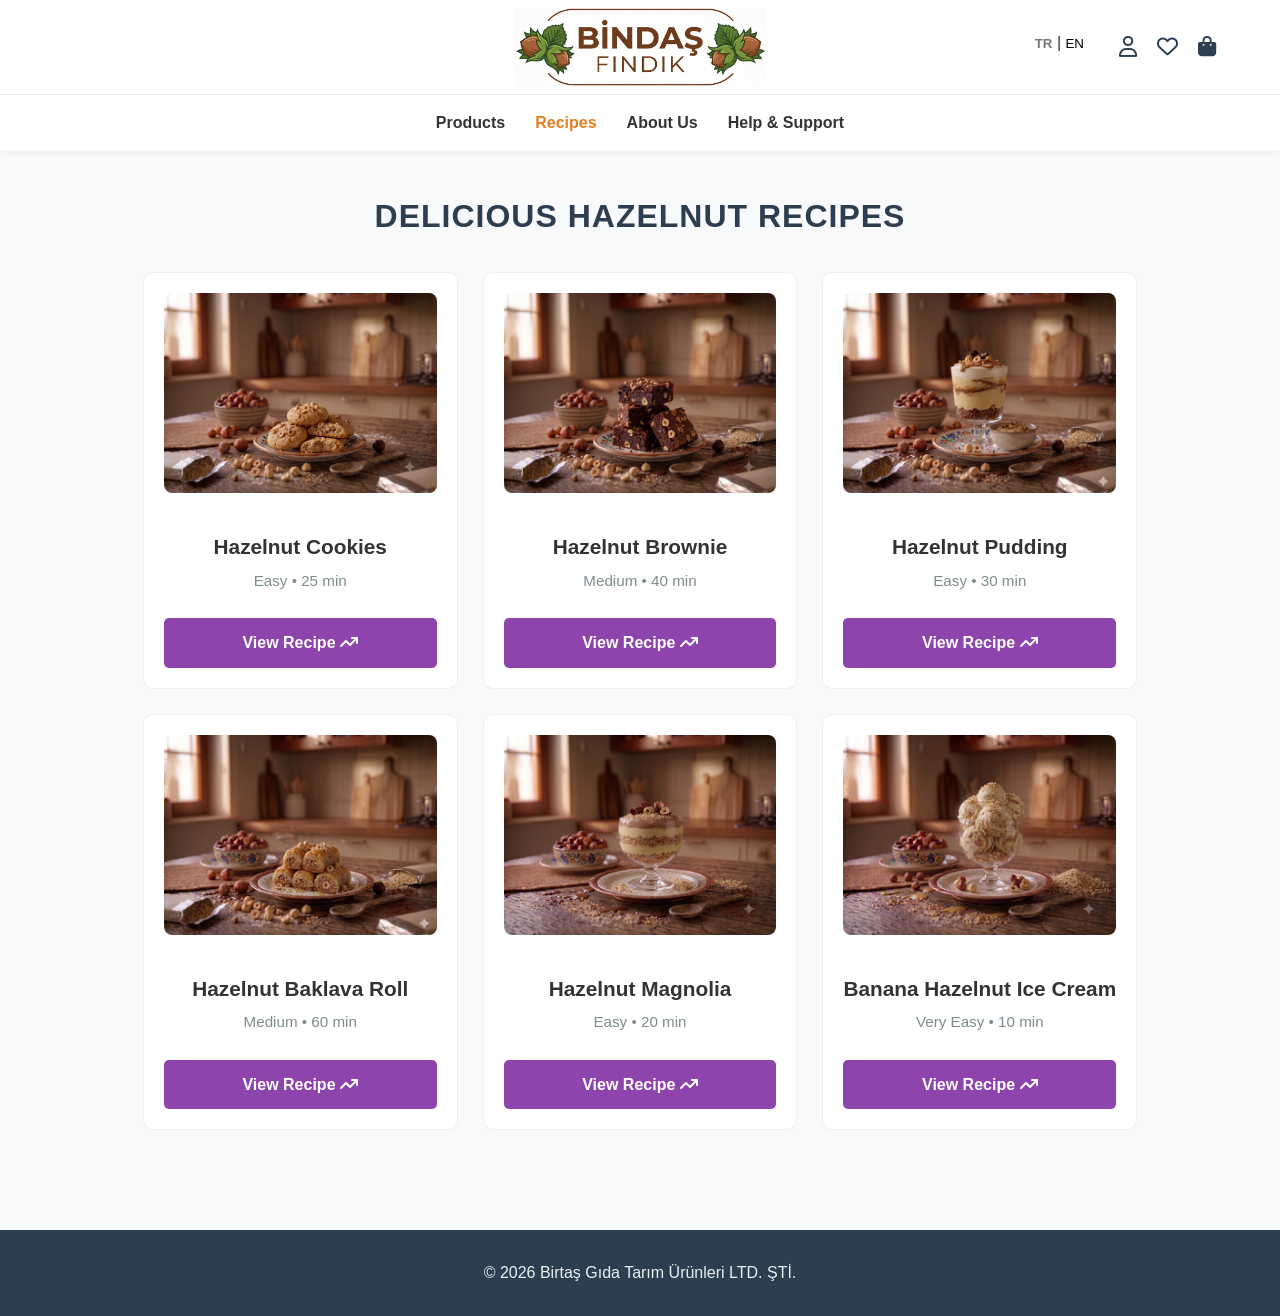
<file: sayfalar/tarifler.html>
<!DOCTYPE html>
<html lang="tr">
<head>
    <meta charset="UTF-8">
    <meta name="viewport" content="width=device-width, initial-scale=1.0">
    <title data-i18n="recipes_site_title">Bindaş Fındık | Nefis Tarifler</title>
    <link rel="stylesheet" href="../css/style.css">
    <link rel="stylesheet" href="https://cdnjs.cloudflare.com/ajax/libs/font-awesome/6.0.0/css/all.min.css">
</head>
<body>

    <header>
        <div class="top-bar">
            <div class="left-spacer"></div>
            <div class="logo">
                <a href="../index.html">
                    <img src="../images/logo.png" alt="Fındık Dünyası Logo" style="max-height: 80px; width: auto;">
                </a>
            </div>
            <div class="header-icons">
                <!-- Dil Değiştirme Butonları (Eklendi) -->
                <div class="lang-switcher" style="display: inline-block; margin-right: 15px;">
                    <button id="btn-tr" style="background:none; border:none; cursor:pointer; font-weight:bold;">TR</button> | 
                    <button id="btn-en" style="background:none; border:none; cursor:pointer; color:#777;">EN</button>
                </div>
                <a href="giris-yap.html" title="Üye Ol/Giriş Yap"><i class="fa-regular fa-user"></i></a>
                <a href="favoriler.html" title="Favoriler"><i class="fa-regular fa-heart"></i></a>
                <a href="sepetim.html" title="Sepetim"><i class="fa-solid fa-bag-shopping"></i></a>
            </div>
        </div>

        <nav class="main-nav" id="mainNav">
            <ul>
                <li><a href="urunler.html" data-i18n="nav_products">Ürünler</a></li>
                <li><a href="tarifler.html" style="color: #e67e22;" data-i18n="nav_recipes">Tarifler</a></li>
                <li><a href="hakkimizda.html" data-i18n="nav_about">Hakkımızda</a></li>
                <li><a href="yardim-destek.html" data-i18n="nav_support">Yardım & Destek</a></li>
            </ul>
        </nav>
    </header>

    <main style="padding: 40px 5%; max-width: 1200px; margin: 0 auto;">
        <h2 data-i18n="recipes_main_title" style="text-align: center; margin-bottom: 30px; font-size: 2rem; color: #2c3e50; letter-spacing: 1px;">NEFİS FINDIKLI TARİFLER</h2>
        
        <div class="product-grid">
            
            <!-- Tarif 1 -->
            <div class="product-card" style="position: relative;">
                <img src="../images/recipes/kurabiye.png" alt="Fındıklı Kurabiye" style="height: 200px; object-fit: cover; border-radius: 8px; width: 100%;">
                <h3 data-i18n="rec_kurabiye_title" style="margin-top: 15px;">Fındıklı Kurabiye</h3>
                <p data-i18n="rec_kurabiye_info">Kolay • 25dk</p>
                <a href="tarif-detay.html?id=kurabiye" class="btn" style="width: 100%; text-align: center; background-color: #8e44ad; margin-top: 10px;"><span data-i18n="view_recipe">Tarifi Gör</span> <i class="fa-solid fa-arrow-trend-up"></i></a>
            </div>

            <!-- Tarif 2 -->
            <div class="product-card" style="position: relative;">
                <img src="../images/recipes/brownie.png" alt="Fındıklı Brownie" style="height: 200px; object-fit: cover; border-radius: 8px; width: 100%;">
                <h3 data-i18n="rec_brownie_title" style="margin-top: 15px;">Fındıklı Brownie</h3>
                <p data-i18n="rec_brownie_info">Orta • 40dk</p>
                <a href="tarif-detay.html?id=brownie" class="btn" style="width: 100%; text-align: center; background-color: #8e44ad; margin-top: 10px;"><span data-i18n="view_recipe">Tarifi Gör</span> <i class="fa-solid fa-arrow-trend-up"></i></a>
            </div>

            <!-- Tarif 3 -->
            <div class="product-card" style="position: relative;">
                <img src="../images/recipes/sutlu-tatli.png" alt="Fındık Ezmeli Sütlü Tatlı" style="height: 200px; object-fit: cover; border-radius: 8px; width: 100%;">
                <h3 data-i18n="rec_sutlu_title" style="margin-top: 15px;">Fındık Ezmeli Sütlü Tatlı</h3>
                <p data-i18n="rec_sutlu_info">Kolay • 30dk</p>
                <a href="tarif-detay.html?id=sutlutatli" class="btn" style="width: 100%; text-align: center; background-color: #8e44ad; margin-top: 10px;"><span data-i18n="view_recipe">Tarifi Gör</span> <i class="fa-solid fa-arrow-trend-up"></i></a>
            </div>

            <!-- Tarif 4 -->
            <div class="product-card" style="position: relative;">
                <img src="../images/recipes/baklava.png" alt="Fındıklı Baklava Sarma" style="height: 200px; object-fit: cover; border-radius: 8px; width: 100%;">
                <h3 data-i18n="rec_baklava_title" style="margin-top: 15px;">Fındıklı Baklava Sarma</h3>
                <p data-i18n="rec_baklava_info">Orta • 60dk</p>
                <a href="tarif-detay.html?id=baklava" class="btn" style="width: 100%; text-align: center; background-color: #8e44ad; margin-top: 10px;"><span data-i18n="view_recipe">Tarifi Gör</span> <i class="fa-solid fa-arrow-trend-up"></i></a>
            </div>

            <!-- Tarif 5 -->
            <div class="product-card" style="position: relative;">
                <img src="../images/recipes/magnolya.png" alt="Fındıklı Magnolya" style="height: 200px; object-fit: cover; border-radius: 8px; width: 100%;">
                <h3 data-i18n="rec_magnolya_title" style="margin-top: 15px;">Fındıklı Magnolya</h3>
                <p data-i18n="rec_magnolya_info">Kolay • 20dk</p>
                <a href="tarif-detay.html?id=magnolya" class="btn" style="width: 100%; text-align: center; background-color: #8e44ad; margin-top: 10px;"><span data-i18n="view_recipe">Tarifi Gör</span> <i class="fa-solid fa-arrow-trend-up"></i></a>
            </div>

            <!-- Tarif 6 -->
            <div class="product-card" style="position: relative;">
                <img src="../images/recipes/dondurma.png" alt="Muzlu Fındıklı Dondurma" style="height: 200px; object-fit: cover; border-radius: 8px; width: 100%;">
                <h3 data-i18n="rec_dondurma_title" style="margin-top: 15px;">Muzlu Fındıklı Dondurma</h3>
                <p data-i18n="rec_dondurma_info">Çok Kolay • 10dk</p>
                <a href="tarif-detay.html?id=dondurma" class="btn" style="width: 100%; text-align: center; background-color: #8e44ad; margin-top: 10px;"><span data-i18n="view_recipe">Tarifi Gör</span> <i class="fa-solid fa-arrow-trend-up"></i></a>
            </div>

        </div>
    </main>

    <footer>
        <div class="footer-content">
            <p>&copy; 2026 Birtaş Gıda Tarım Ürünleri LTD. ŞTİ.</p>
        </div>
    </footer>

    <script src="../js/main.js"></script>
</body>
</html>
</file>
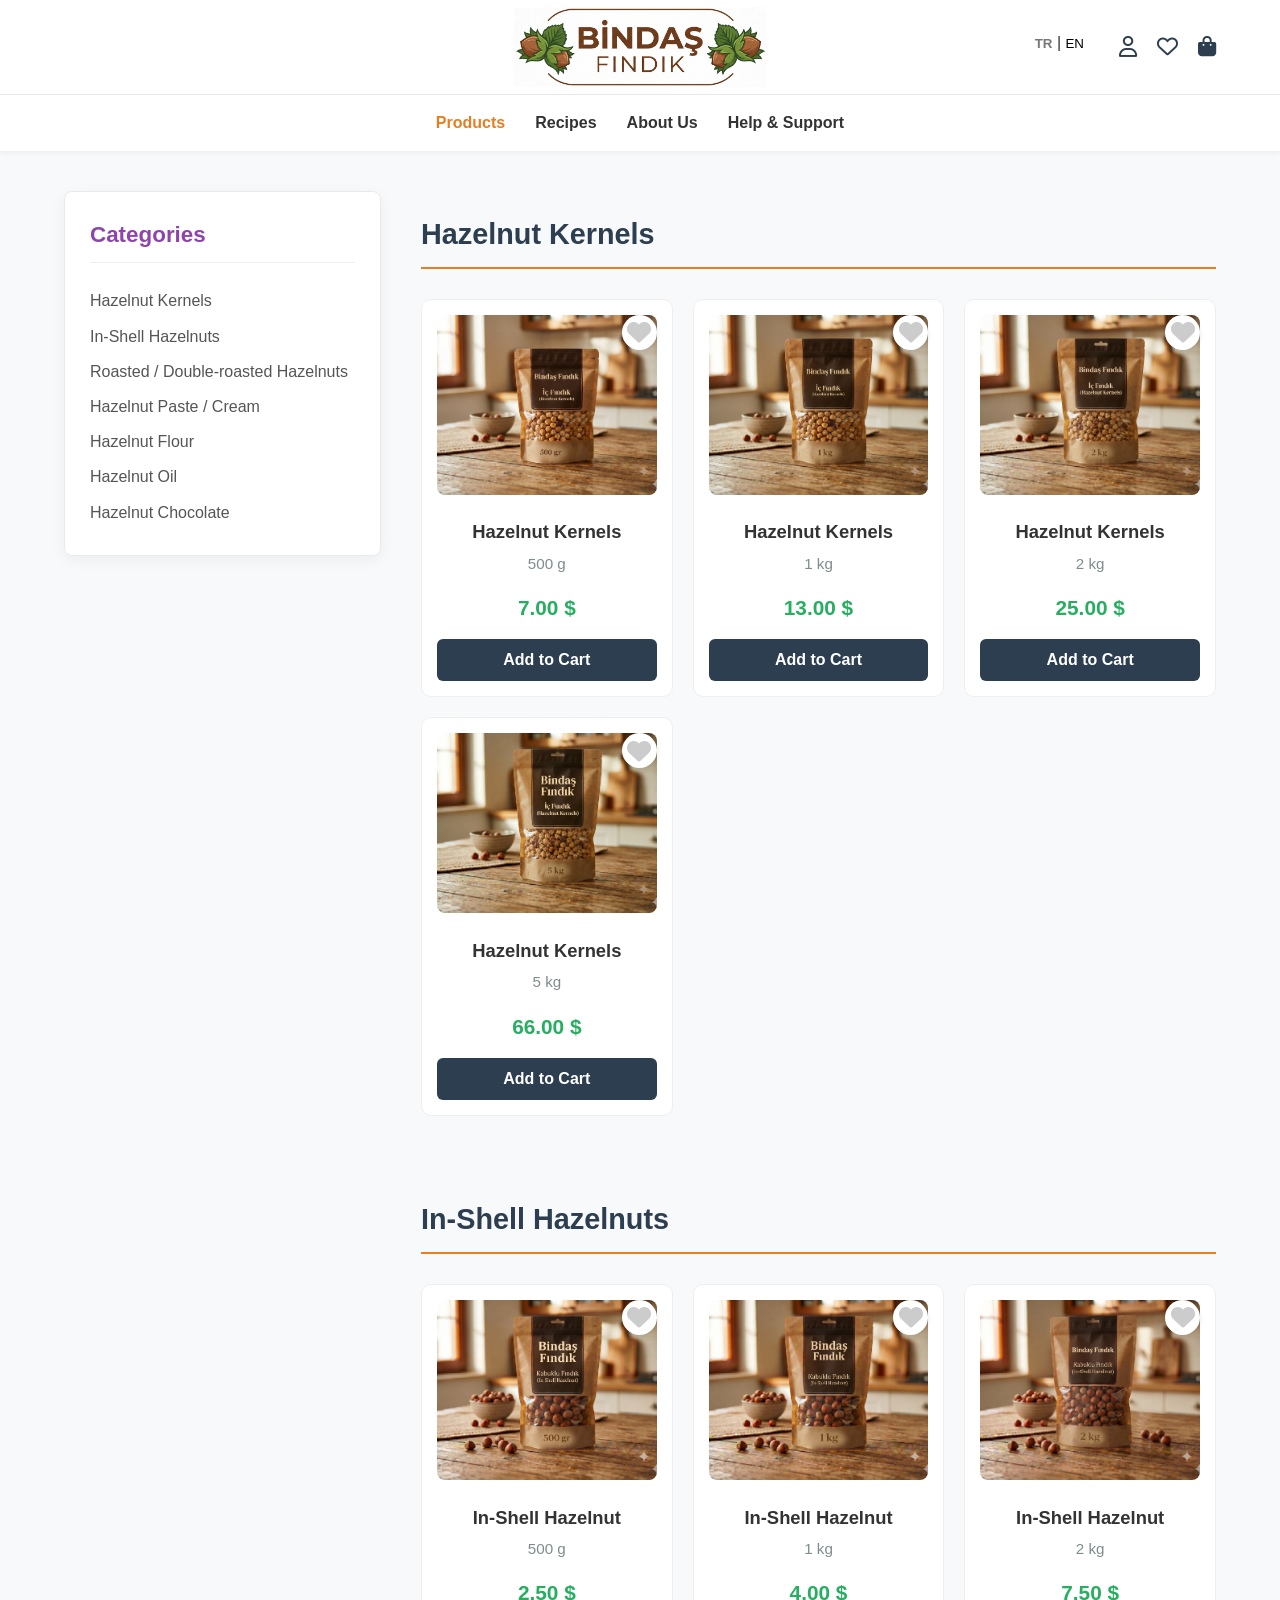
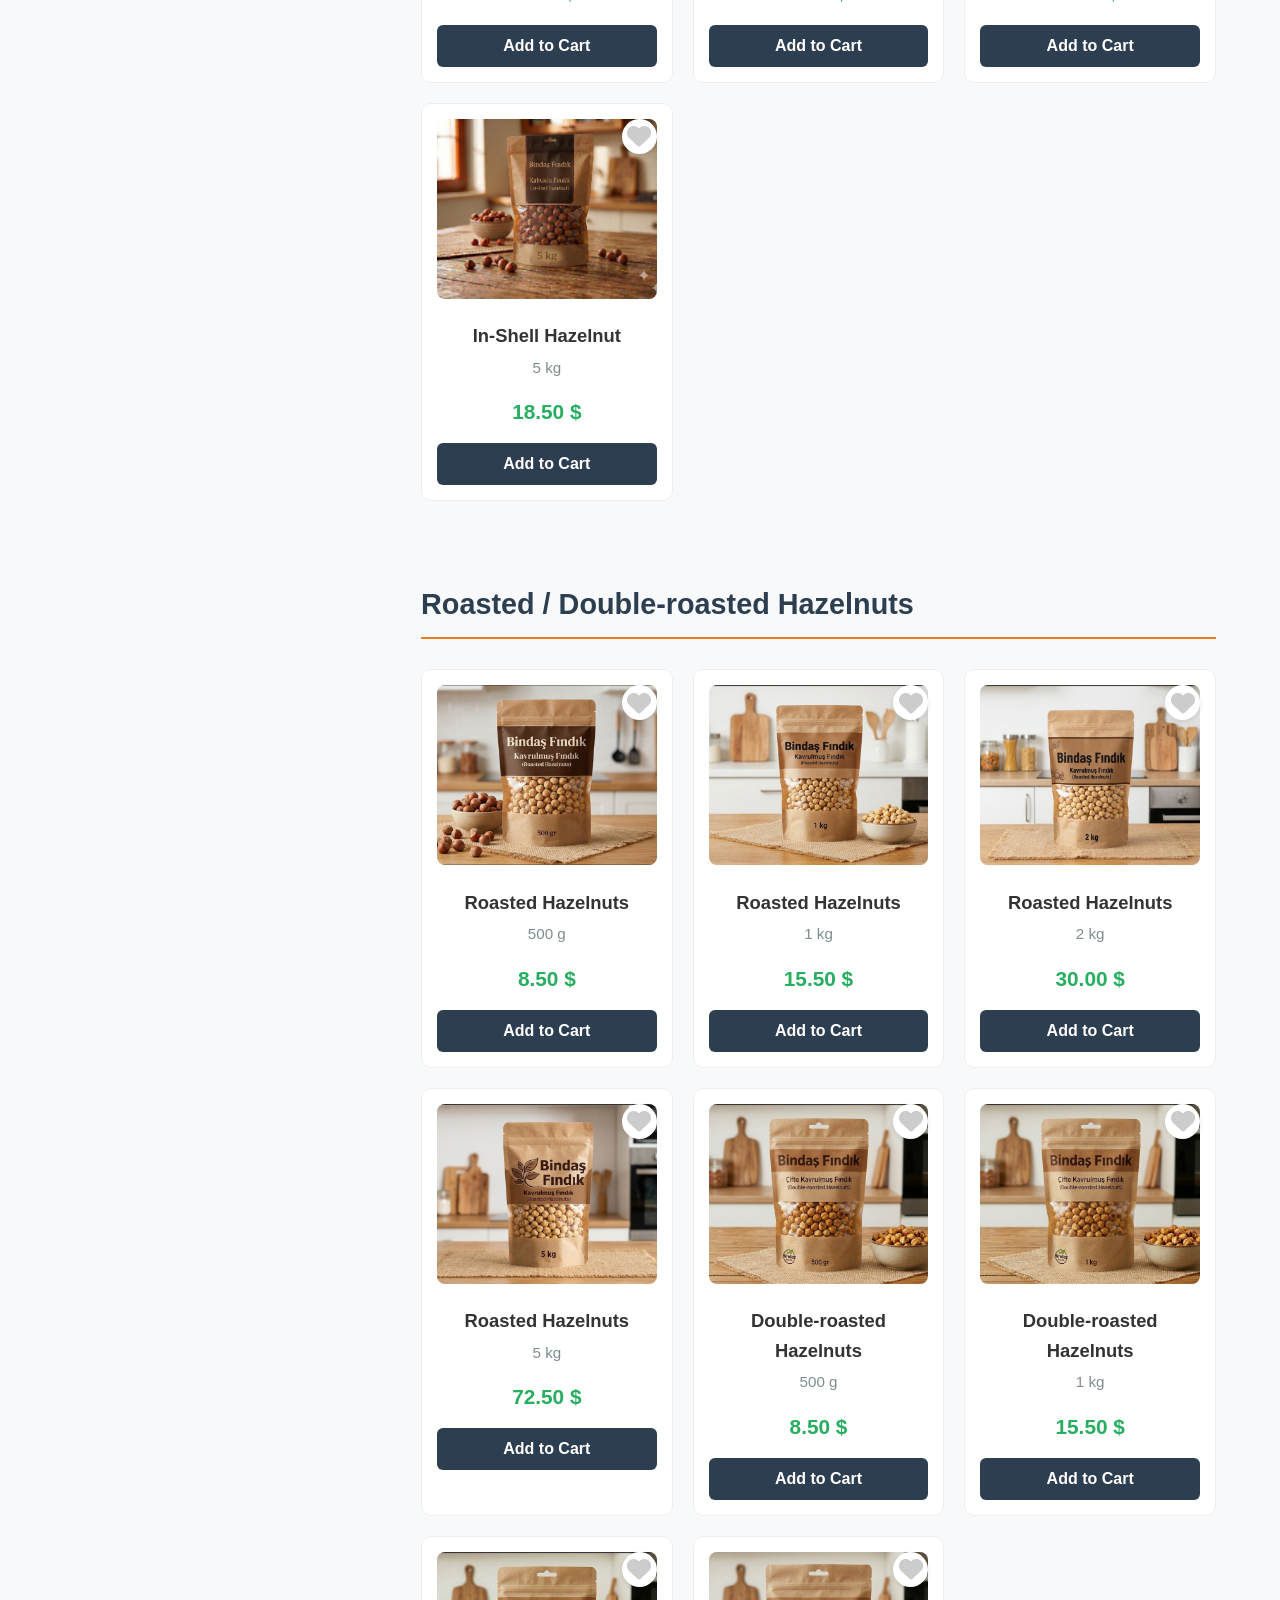
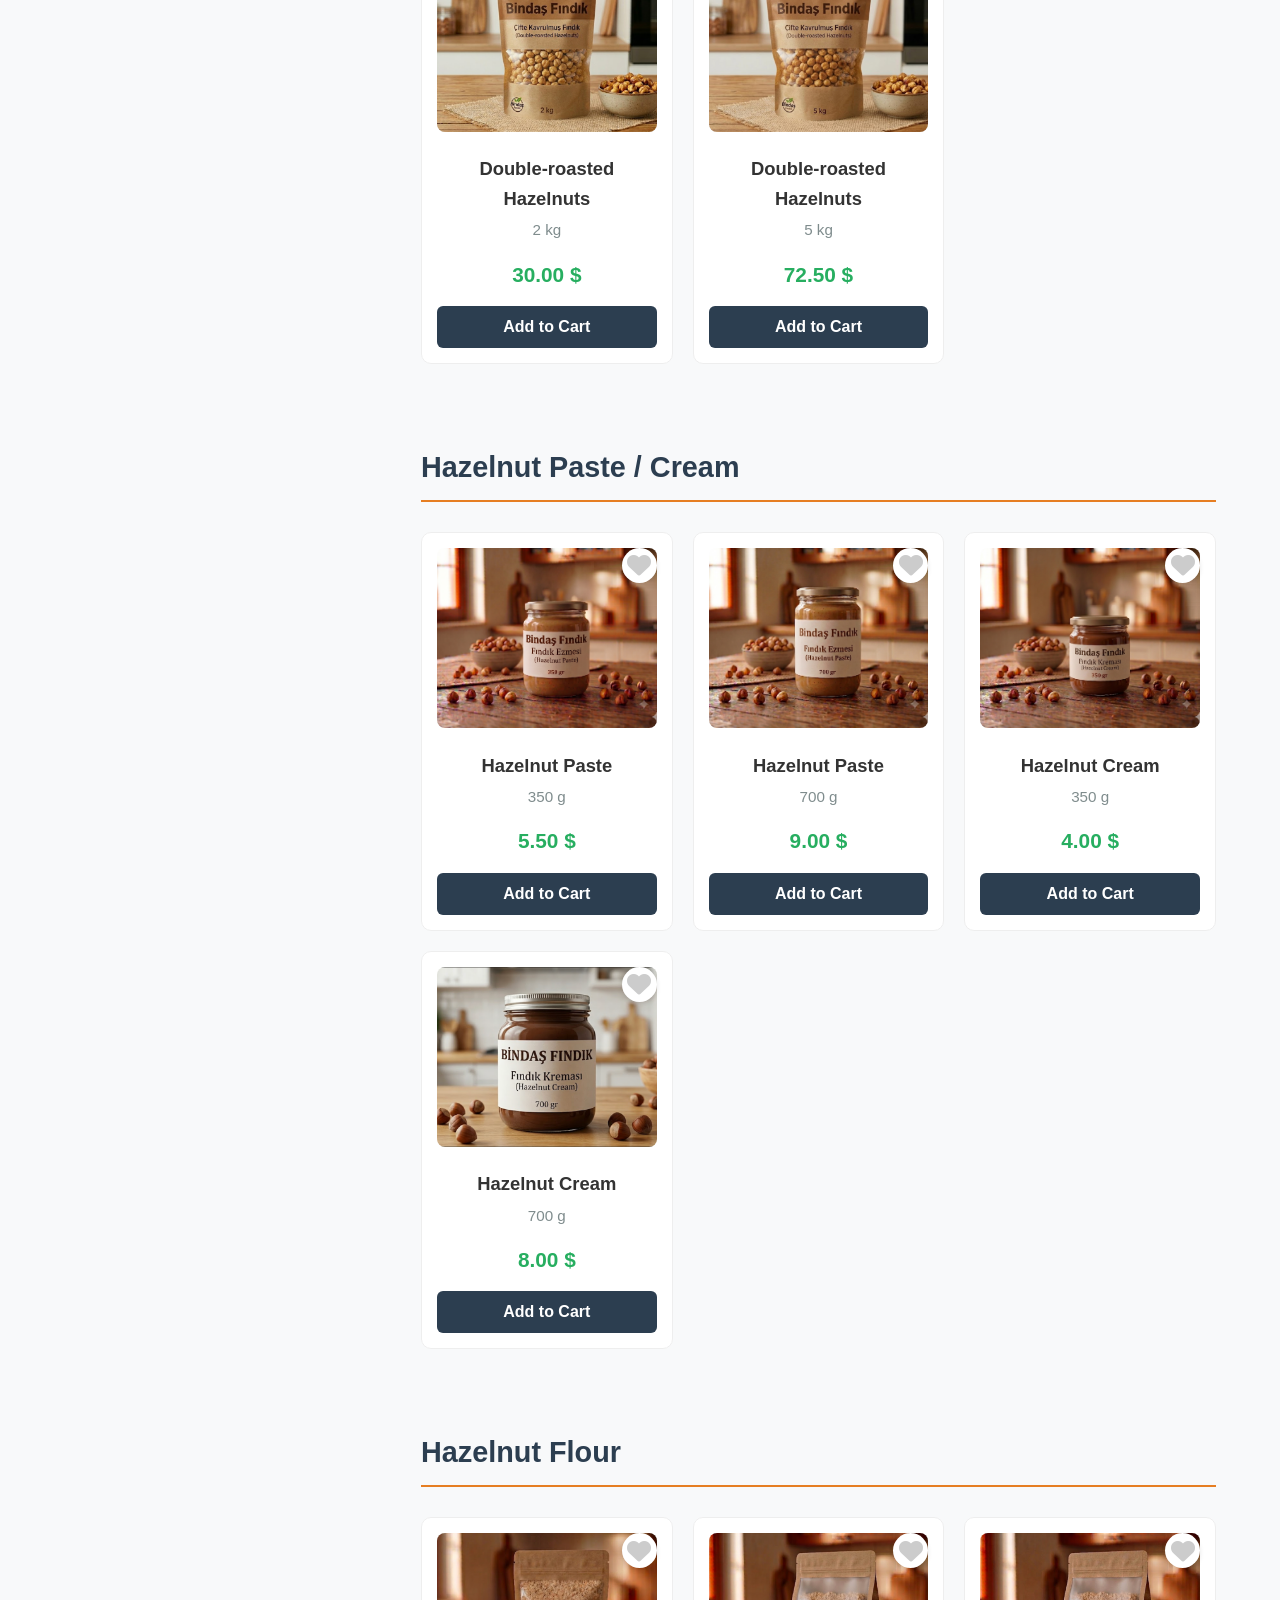
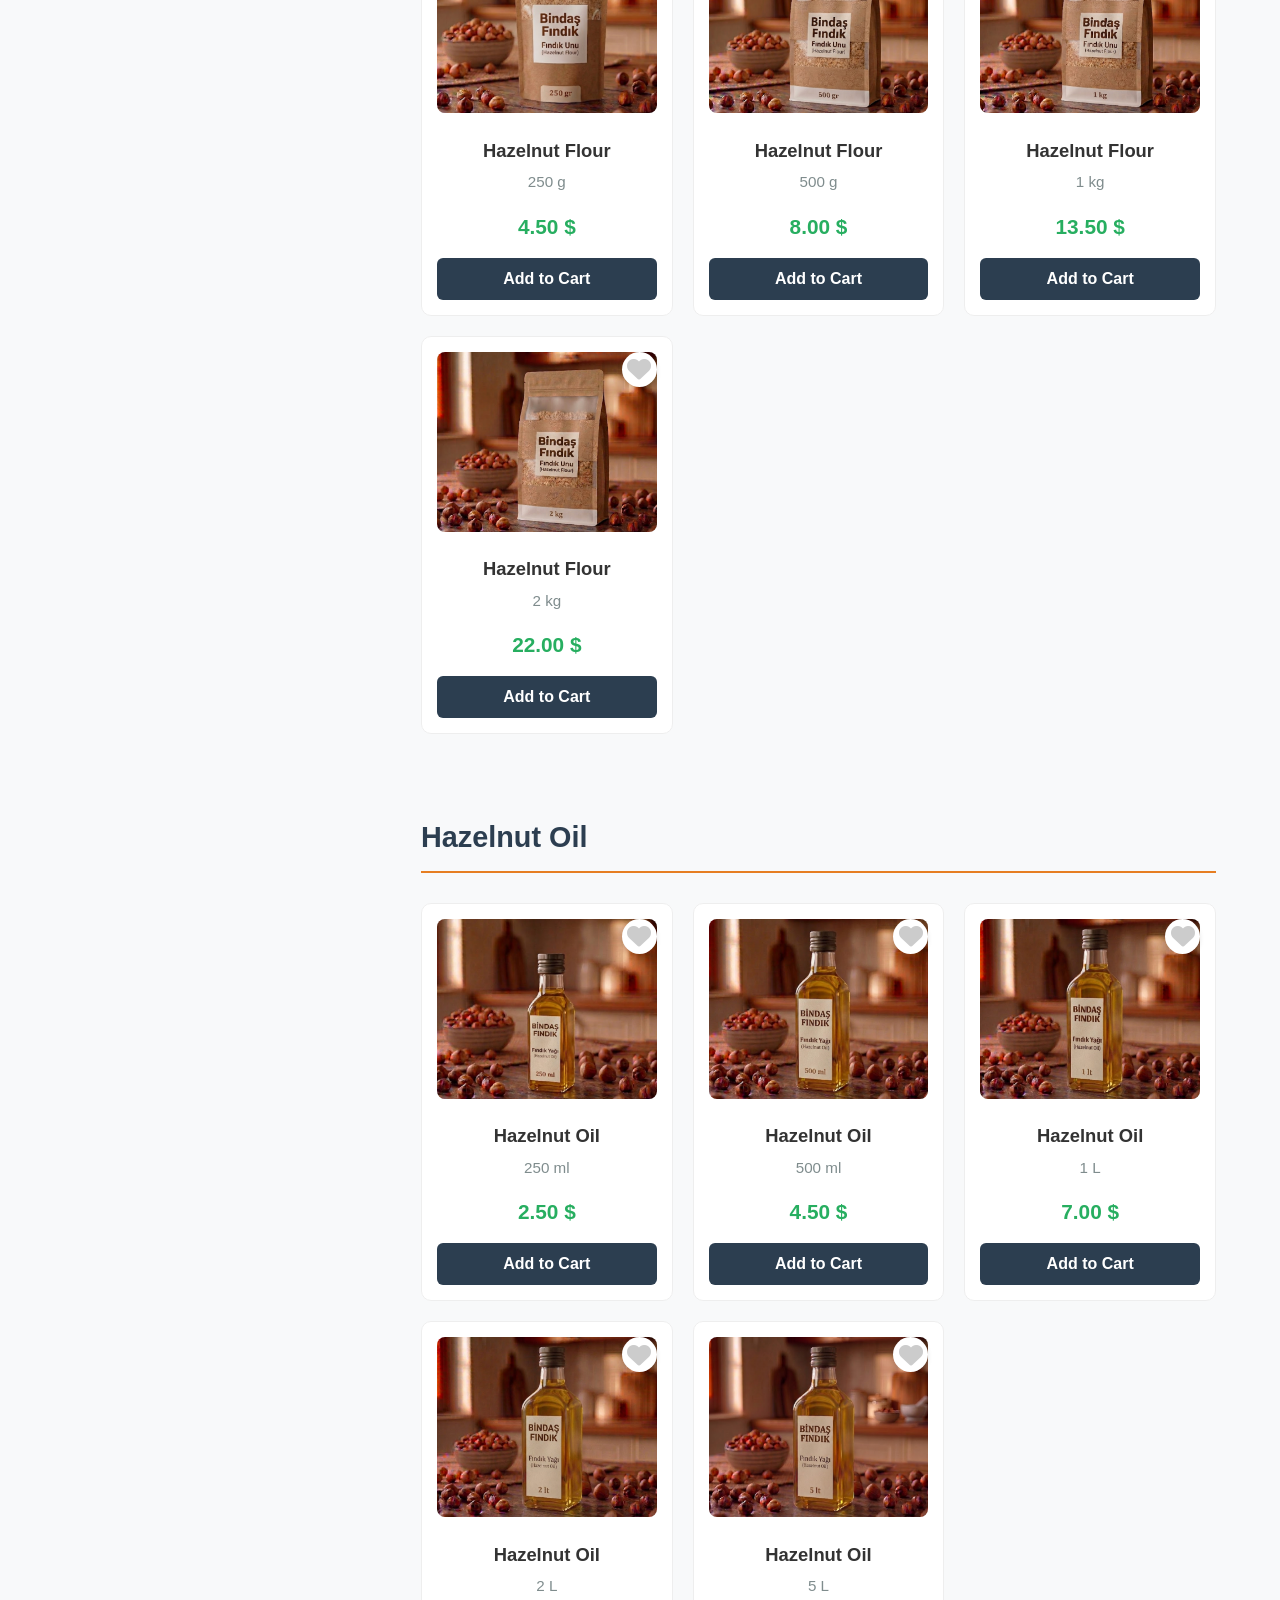
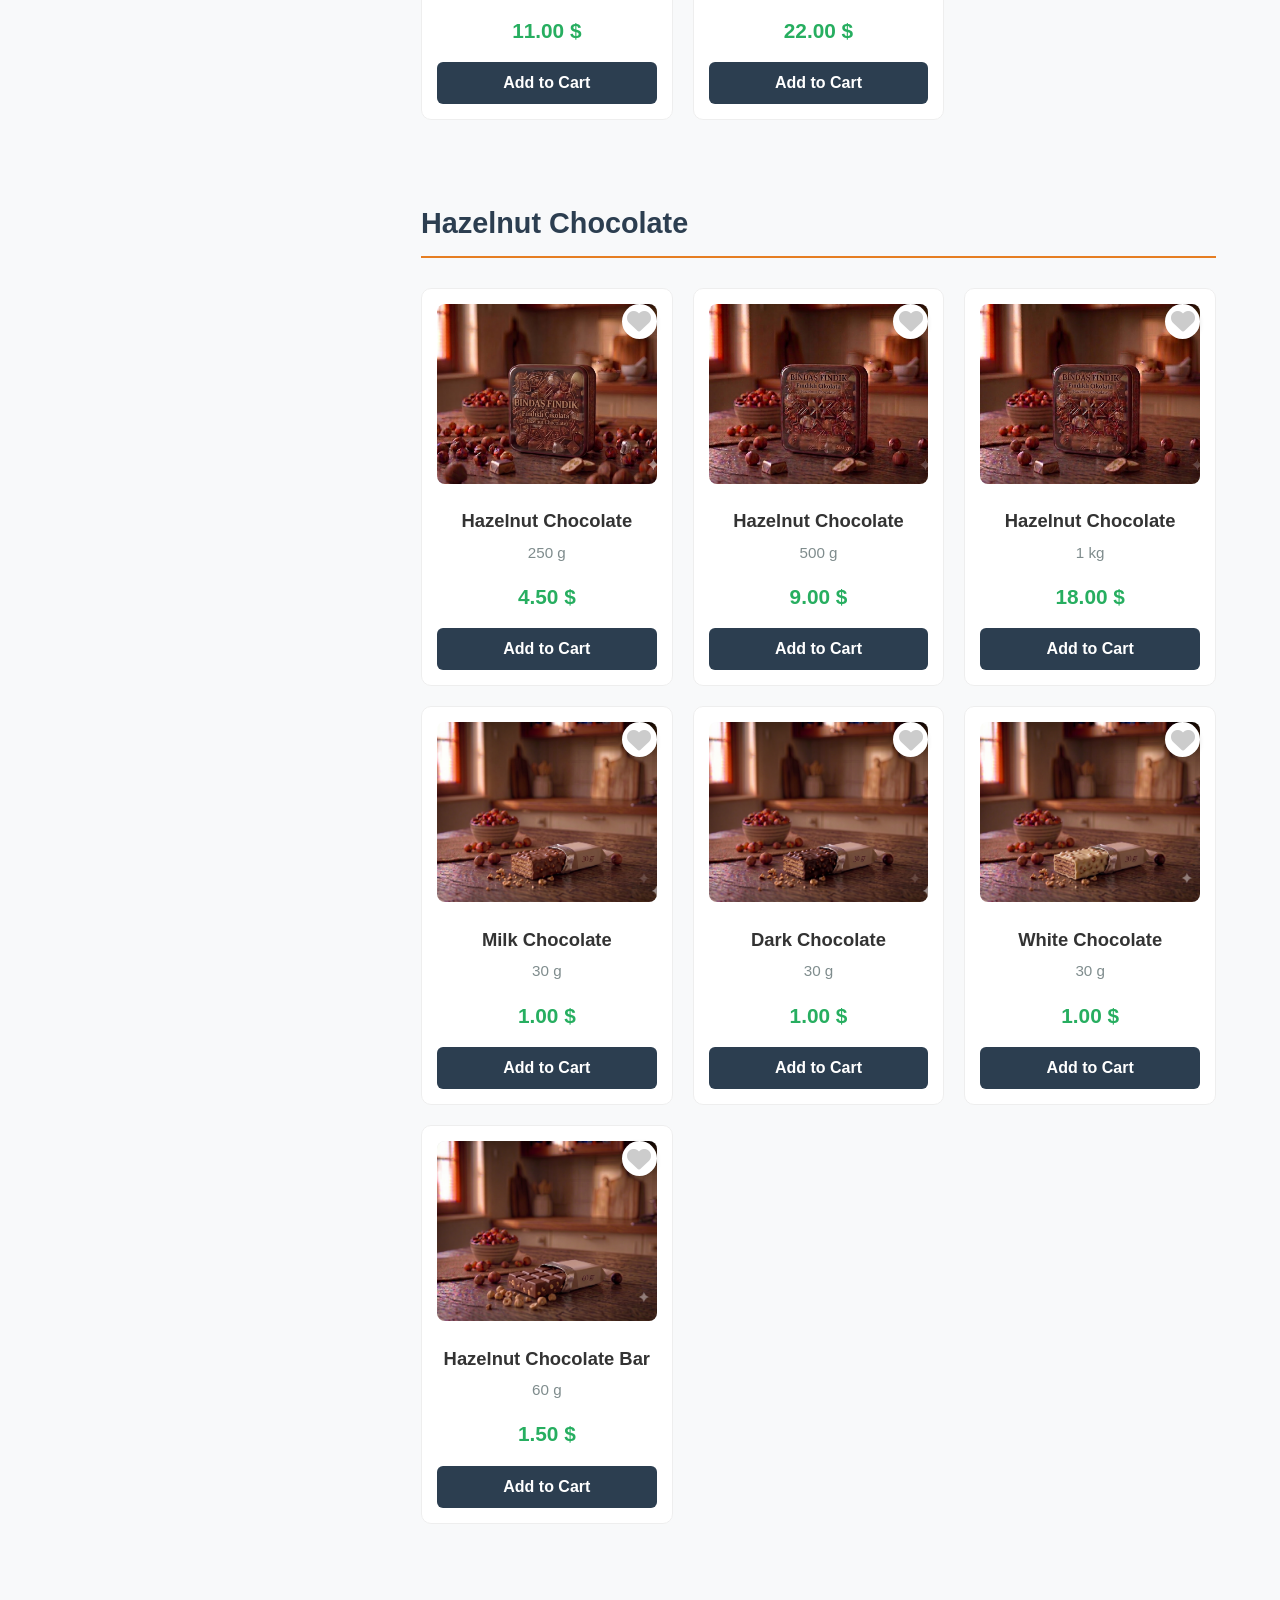
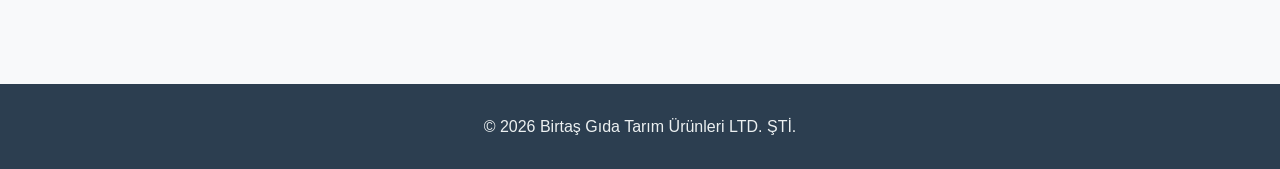
<file: sayfalar/urunler.html>
<!DOCTYPE html>
<html lang="tr">
<head>
    <meta charset="UTF-8">
    <meta name="viewport" content="width=device-width, initial-scale=1.0">
    <title data-i18n="products_site_title">Bindaş Fındık | Tüm Ürünler</title>
    <link rel="stylesheet" href="../css/style.css">
    <link rel="stylesheet" href="https://cdnjs.cloudflare.com/ajax/libs/font-awesome/6.0.0/css/all.min.css">
</head>
<body>

    <header>
        <div class="top-bar">
            <div class="left-spacer"></div>
            <div class="logo">
                <a href="../index.html">
                    <img src="../images/logo.png" alt="Fındık Dünyası Logo" style="max-height: 80px; width: auto;">
                </a>
            </div>
            <div class="header-icons">
                <!-- Dil Değiştirme Butonları (Eklendi) -->
                <div class="lang-switcher" style="display: inline-block; margin-right: 15px;">
                    <button id="btn-tr" style="background:none; border:none; cursor:pointer; font-weight:bold;">TR</button> | 
                    <button id="btn-en" style="background:none; border:none; cursor:pointer; color:#777;">EN</button>
                </div>
                <a href="giris-yap.html" title="Üye Ol/Giriş Yap"><i class="fa-regular fa-user"></i></a>
                <a href="favoriler.html" title="Favoriler"><i class="fa-regular fa-heart"></i></a>
                <a href="sepetim.html" title="Sepetim"><i class="fa-solid fa-bag-shopping"></i></a>
            </div>
        </div>

        <nav class="main-nav" id="mainNav">
            <ul>
                <li><a href="urunler.html" style="color: #e67e22;" data-i18n="nav_products">Ürünler</a></li>
                <li><a href="tarifler.html" data-i18n="nav_recipes">Tarifler</a></li>
                <li><a href="hakkimizda.html" data-i18n="nav_about">Hakkımızda</a></li>
                <li><a href="yardim-destek.html" data-i18n="nav_support">Yardım & Destek</a></li>
            </ul>
        </nav>
    </header>

    <main style="padding: 40px 5%; max-width: 1300px; margin: 0 auto;">
        
        <div class="products-layout" style="display: flex; gap: 40px; align-items: flex-start;">
            
            <!-- Sol Menü Kategorileri (Etiketlendi) -->
            <aside class="category-sidebar" style="flex: 1; position: sticky; top: 20px; background: #fff; padding: 25px; border-radius: 8px; box-shadow: 0 4px 15px rgba(0,0,0,0.05); border: 1px solid #eaeaea;">
                <h3 data-i18n="sidebar_title" style="color: #8e44ad; margin-bottom: 20px; font-size: 1.4rem; border-bottom: 1px solid #eee; padding-bottom: 10px;">Kategoriler</h3>
                <ul style="list-style: none; line-height: 2.2;">
                    <li><a href="#ic-findik" data-i18n="cat_ic_findik" style="text-decoration: none; color: #555; font-weight: 500; display: block; transition: color 0.2s;">İç Fındık</a></li>
                    <li><a href="#kabuklu-findik" data-i18n="cat_kabuklu-findik" style="text-decoration: none; color: #555; font-weight: 500; display: block; transition: color 0.2s;">Kabuklu Fındık</a></li>
                    <li><a href="#kavrulmus-findik" data-i18n="cat_kavrulmus-findik" style="text-decoration: none; color: #555; font-weight: 500; display: block; transition: color 0.2s;">Kavrulmuş / Çifte Kavrulmuş Fındık</a></li>
                    <li><a href="#findik-ezmesi" data-i18n="cat_findik-ezmesi" style="text-decoration: none; color: #555; font-weight: 500; display: block; transition: color 0.2s;">Fındık Ezmesi / Kreması</a></li>
                    <li><a href="#findik-unu" data-i18n="cat_findik-unu" style="text-decoration: none; color: #555; font-weight: 500; display: block; transition: color 0.2s;">Fındık Unu</a></li>
                    <li><a href="#findik-yagi" data-i18n="cat_findik-yagi" style="text-decoration: none; color: #555; font-weight: 500; display: block; transition: color 0.2s;">Fındık Yağı</a></li>
                    <li><a href="#findikli-cikolata" data-i18n="cat_findikli-cikolata" style="text-decoration: none; color: #555; font-weight: 500; display: block; transition: color 0.2s;">Fındıklı Çikolata / Gofret</a></li>
                </ul>
            </aside>

            <!-- Sağ İçerik Alanı Başlıkları (Etiketlendi) -->
            <div class="products-content" style="flex: 3;">
                
                <section id="ic-findik" style="margin-bottom: 60px; padding-top: 20px;">
                    <h2 data-i18n="cat_ic_findik" style="border-bottom: 2px solid #e67e22; padding-bottom: 10px; margin-bottom: 30px; color: #2c3e50; font-size: 1.8rem;">İç Fındık</h2>
                    <div class="product-grid" id="grid-ic-findik"></div>
                </section>

                <section id="kabuklu-findik" style="margin-bottom: 60px; padding-top: 20px;">
                    <h2 data-i18n="cat_kabuklu-findik" style="border-bottom: 2px solid #e67e22; padding-bottom: 10px; margin-bottom: 30px; color: #2c3e50; font-size: 1.8rem;">Kabuklu Fındık</h2>
                    <div class="product-grid" id="grid-kabuklu-findik"></div>
                </section>

                <section id="kavrulmus-findik" style="margin-bottom: 60px; padding-top: 20px;">
                    <h2 data-i18n="cat_kavrulmus-findik" style="border-bottom: 2px solid #e67e22; padding-bottom: 10px; margin-bottom: 30px; color: #2c3e50; font-size: 1.8rem;">Kavrulmuş / Çifte Kavrulmuş Fındık</h2>
                    <div class="product-grid" id="grid-kavrulmus-findik"></div>
                </section>

                <section id="findik-ezmesi" style="margin-bottom: 60px; padding-top: 20px;">
                    <h2 data-i18n="cat_findik-ezmesi" style="border-bottom: 2px solid #e67e22; padding-bottom: 10px; margin-bottom: 30px; color: #2c3e50; font-size: 1.8rem;">Fındık Ezmesi / Kreması</h2>
                    <div class="product-grid" id="grid-findik-ezmesi"></div>
                </section>

                <section id="findik-unu" style="margin-bottom: 60px; padding-top: 20px;">
                    <h2 data-i18n="cat_findik-unu" style="border-bottom: 2px solid #e67e22; padding-bottom: 10px; margin-bottom: 30px; color: #2c3e50; font-size: 1.8rem;">Fındık Unu</h2>
                    <div class="product-grid" id="grid-findik-unu"></div>
                </section>

                <section id="findik-yagi" style="margin-bottom: 60px; padding-top: 20px;">
                    <h2 data-i18n="cat_findik-yagi" style="border-bottom: 2px solid #e67e22; padding-bottom: 10px; margin-bottom: 30px; color: #2c3e50; font-size: 1.8rem;">Fındık Yağı</h2>
                    <div class="product-grid" id="grid-findik-yagi"></div>
                </section>

                <section id="findikli-cikolata" style="margin-bottom: 60px; padding-top: 20px;">
                    <h2 data-i18n="cat_findikli-cikolata" style="border-bottom: 2px solid #e67e22; padding-bottom: 10px; margin-bottom: 30px; color: #2c3e50; font-size: 1.8rem;">Fındıklı Çikolata / Gofret</h2>
                    <div class="product-grid" id="grid-findikli-cikolata"></div>
                </section>

            </div>
        </div>
    </main>

    <footer>
        <div class="footer-content">
            <p>&copy; 2026 Birtaş Gıda Tarım Ürünleri LTD. ŞTİ.</p>
        </div>
    </footer>

    <script src="../js/main.js"></script>
    
    <style>
        .category-sidebar a:hover {
            color: #e67e22 !important;
            padding-left: 5px;
            transition: all 0.3s ease;
        }

        .products-content .product-grid {
            display: grid;
            grid-template-columns: repeat(3, 1fr) !important;
            gap: 20px;
        }
        
        .products-content .product-card {
            padding: 15px; 
        }
        
        .products-content .product-card img,
        .products-content .img-placeholder {
            height: 180px !important; 
            width: 100%;
            object-fit: cover;
        }
        
        .products-content .product-card h3 {
            font-size: 1.15rem; 
        }
        
        .products-content .price {
            font-size: 1.3rem !important; 
            margin-bottom: 15px !important;
            display: block;
        }

        @media (max-width: 1024px) {
            .products-content .product-grid {
                grid-template-columns: repeat(2, 1fr) !important;
            }
        }
        @media (max-width: 768px) {
            .products-content .product-grid {
                grid-template-columns: 1fr !important;
            }
        }
    </style>
</body>
</html>
</file>
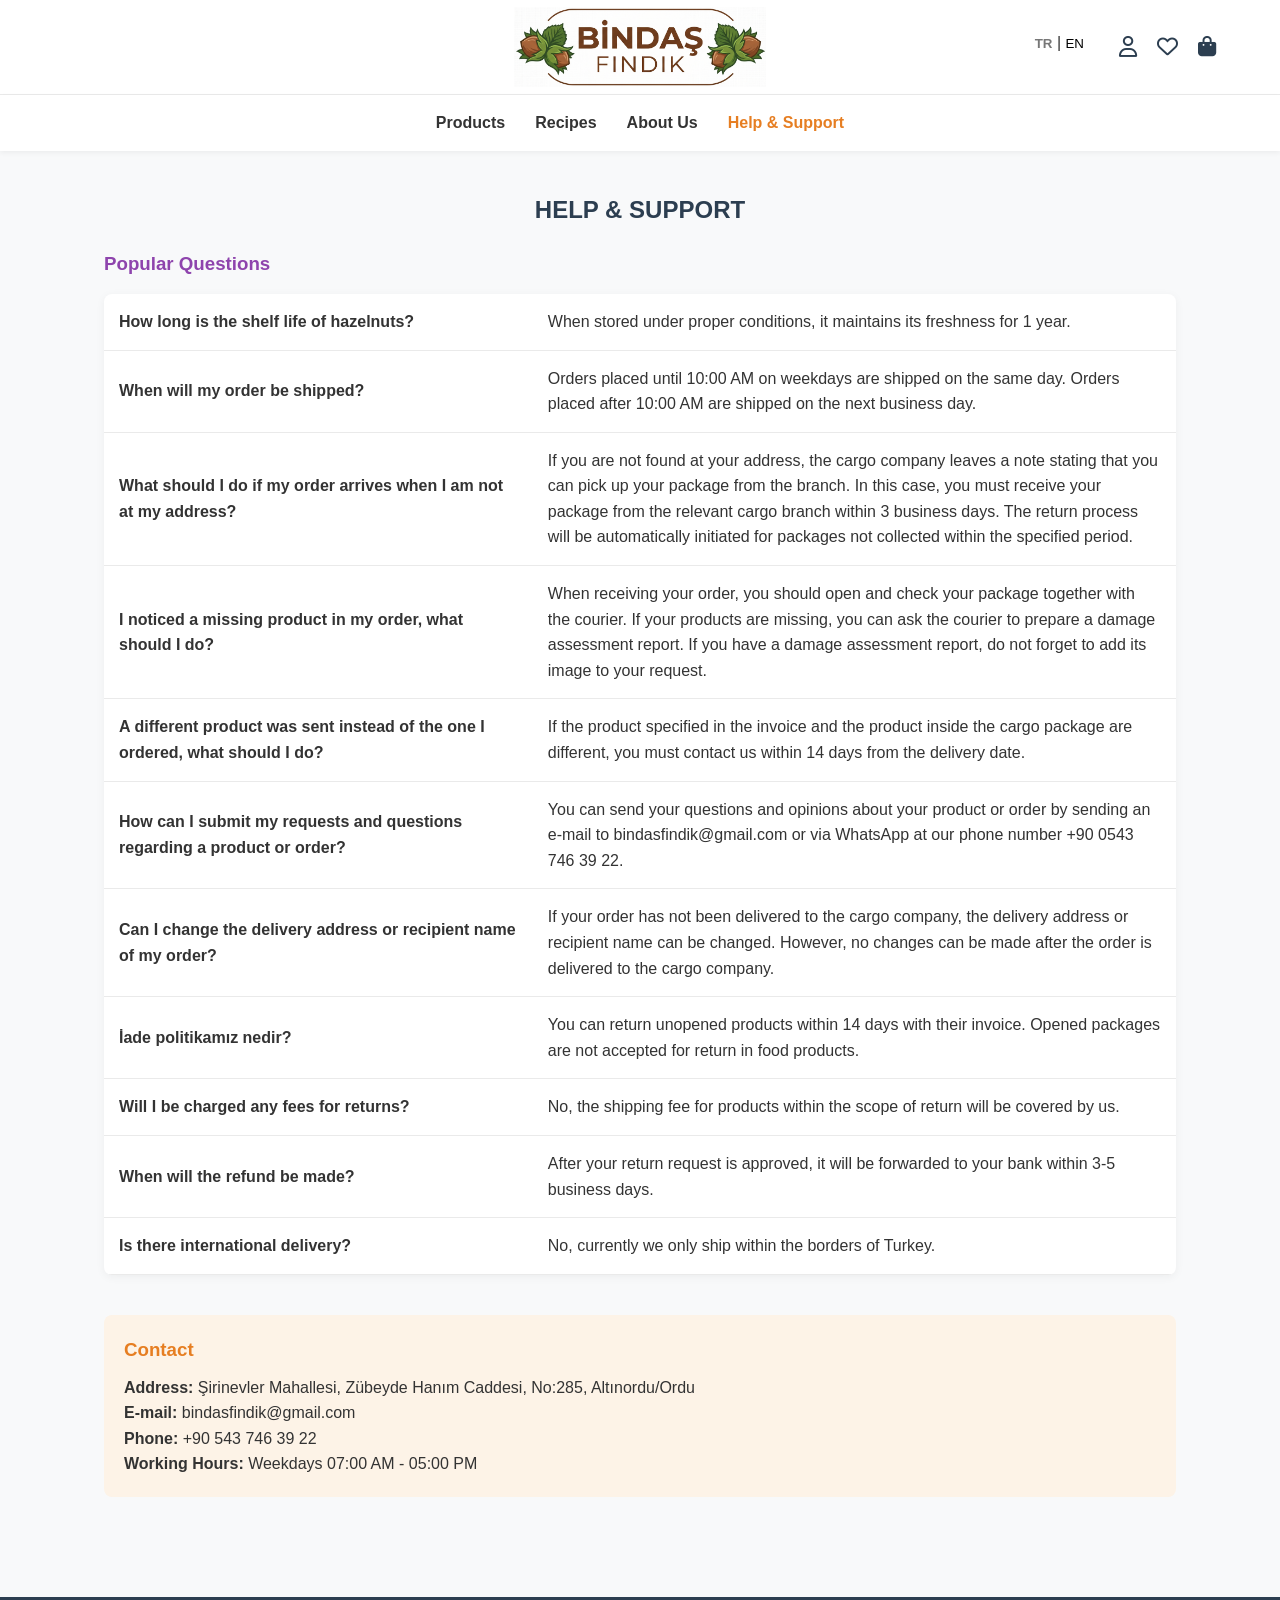
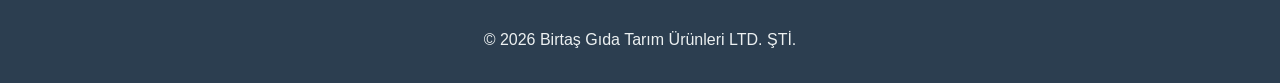
<file: sayfalar/yardim-destek.html>
<!DOCTYPE html>
<html lang="tr">
<head>
    <meta charset="UTF-8">
    <meta name="viewport" content="width=device-width, initial-scale=1.0">
    <title data-i18n="support_site_title">Bindaş Fındık | Yardım & Destek</title>
    <link rel="stylesheet" href="../css/style.css">
    <link rel="stylesheet" href="https://cdnjs.cloudflare.com/ajax/libs/font-awesome/6.0.0/css/all.min.css">
</head>
<body>

    <header>
        <div class="top-bar">
            <div class="left-spacer"></div>
            <div class="logo">
                <a href="../index.html">
                    <img src="../images/logo.png" alt="Fındık Dünyası Logo" style="max-height: 80px; width: auto;">
                </a>
            </div>
            <div class="header-icons">
                <!-- Dil Değiştirme Butonları (Eklendi) -->
                <div class="lang-switcher" style="display: inline-block; margin-right: 15px;">
                    <button id="btn-tr" style="background:none; border:none; cursor:pointer; font-weight:bold;">TR</button> | 
                    <button id="btn-en" style="background:none; border:none; cursor:pointer; color:#777;">EN</button>
                </div>
                <a href="giris-yap.html" title="Üye Ol/Giriş Yap"><i class="fa-regular fa-user"></i></a>
                <a href="favoriler.html" title="Favoriler"><i class="fa-regular fa-heart"></i></a>
                <a href="sepetim.html" title="Sepetim"><i class="fa-solid fa-bag-shopping"></i></a>
            </div>
        </div>
        <nav class="main-nav" id="mainNav">
            <ul>
                <li><a href="urunler.html" data-i18n="nav_products">Ürünler</a></li>
                <li><a href="tarifler.html" data-i18n="nav_recipes">Tarifler</a></li>
                <li><a href="hakkimizda.html" data-i18n="nav_about">Hakkımızda</a></li>
                <li><a href="yardim-destek.html" style="color: #e67e22;" data-i18n="nav_support">Yardım & Destek</a></li>
            </ul>
        </nav>
    </header>

    <main class="help-page" style="padding: 40px 5%; max-width: 1200px; margin: 0 auto;">
        <h2 data-i18n="support_main_title" style="text-align: center; margin-bottom: 20px; color: #2c3e50;">YARDIM & DESTEK</h2>
        
        <h3 data-i18n="support_sub_title" style="margin-bottom: 15px; color: #8e44ad;">Popüler Sorular</h3>
        
        <table class="help-table" style="background: #fff; border-radius: 8px; overflow: hidden; box-shadow: 0 2px 10px rgba(0,0,0,0.05); width: 100%; border-collapse: collapse;">
            <tbody>
                <!-- Soru 1 -->
                <tr>
                    <td data-i18n="q1" style="font-weight: 600; padding: 15px; border-bottom: 1px solid #eaeaea;">Fındıklar ne kadar süre raf ömrü mevcut?</td>
                    <td data-i18n="a1" style="padding: 15px; border-bottom: 1px solid #eaeaea;">Uygun koşullarda muhaza edildiğinde 1 yıl boyunca tazeleğini korur.</td>
                </tr>
                <!-- Soru 2 -->
                <tr>
                    <td data-i18n="q2" style="font-weight: 600; padding: 15px; border-bottom: 1px solid #eaeaea;">Siparişim ne zaman kargoya verilir?</td>
                    <td data-i18n="a2" style="padding: 15px; border-bottom: 1px solid #eaeaea;">Hafta içi saat 10.00’a kadar verdiğiniz siparişler aynı gün kargoya teslim edilir. 10.00’dan sonra verilen siparişler ise bir sonraki iş gününde kargoya verilir.</td>
                </tr>
                <!-- Soru 3 -->
                <tr>
                    <td data-i18n="q3" style="font-weight: 600; width: 40%; padding: 15px; border-bottom: 1px solid #eaeaea;">Adresimde olmadığım bir zamanda siparişim geldiğinde ne yapmalıyım?</td>
                    <td data-i18n="a3" style="padding: 15px; border-bottom: 1px solid #eaeaea;">Kargo şirketi, adresinizde bulunamadığınız durumlarda, paketinizi şubeden alabileceğinizi belirten bir not bırakır. Bu durumda, paketinizi 3 iş günü içerisinde ilgili kargo şubesinden teslim almanız gerekmektedir. Belirtilen süre içinde teslim alınmayan paketler için iade süreci otomatik olarak başlatılacaktır.</td>
                </tr>
                <!-- Soru 4 -->
                <tr>
                    <td data-i18n="q4" style="font-weight: 600; padding: 15px; border-bottom: 1px solid #eaeaea;">Siparişimde eksik bir ürün olduğunu fark ettim, bu durumda ne yapmalıyım?</td>
                    <td data-i18n="a4" style="padding: 15px; border-bottom: 1px solid #eaeaea;">Siparişinizi teslim alırken kargo görevlisi ile birlikte paketinizi açıp kontrol etmelisiniz. Ürünlerinizi eksik teslim almanız halinde kargo görevlisinden durum tespit tutanağı hazırlamasını isteyebilirsiniz. Durum tespit tutanağınız varsa tutanağınızın görselini talebinizin içerisine eklemeyi unutmayınız.</td>
                </tr>
                <!-- Soru 5 -->
                <tr>
                    <td data-i18n="q5" style="font-weight: 600; padding: 15px; border-bottom: 1px solid #eaeaea;">Sipariş ettiğim ürün yerine farklı bir product gönderilmiş, ne yapmalıyım?</td>
                    <td data-i18n="a5" style="padding: 15px; border-bottom: 1px solid #eaeaea;">Faturada belirtilen ürün ile kargo paketinden çıkan ürün farklıysa, teslimat tarihinden itibaren 14 gün içinde bizimle iletişime geçmeniz gerekmektedir.</td>
                </tr>
                <!-- Soru 6 -->
                <tr>
                    <td data-i18n="q6" style="font-weight: 600; padding: 15px; border-bottom: 1px solid #eaeaea;">Ürün veya siparişimle ilgili taleplerimi ve sorularımı nasıl iletebilirim?</td>
                    <td data-i18n="a6" style="padding: 15px; border-bottom: 1px solid #eaeaea;">Ürün veya siparişiniz ile ilgili sorularınızı ve görüşlerinizi bindasfindik@gmail.com adresine e-posta göndererek veya WhatsApp üzerinden 0543 746 39 22 telefon numaramızdan iletebilirsiniz.</td>
                </tr>
                <!-- Soru 7 -->
                <tr>
                    <td data-i18n="q7" style="font-weight: 600; padding: 15px; border-bottom: 1px solid #eaeaea;">Siparişimin teslimat adresini veya alıcı adını değiştirebilir miyim?</td>
                    <td data-i18n="a7" style="padding: 15px; border-bottom: 1px solid #eaeaea;">Eğer siparişiniz kargo firmasına teslim edilmediyse, teslimat adresi veya alıcı adı değişikliği yapılabilir. Ancak, sipariş kargo firmasına teslim edildikten sonra değişiklik yapılamamaktadır.</td>
                </tr>
                <!-- Soru 8 -->
                <tr>
                    <td data-i18n="q8" style="font-weight: 600; padding: 15px; border-bottom: 1px solid #eaeaea;">İade politikamız nedir?</td>
                    <td data-i18n="a8" style="padding: 15px; border-bottom: 1px solid #eaeaea;">Ambalajı açılmamış ürünleri 14 gün içerisinde faturası ile birlikte iade edebilirsiniz. Gıda ürünlerinde paketi açılmış ürünler iade alınmamaktadır.</td>
                </tr>
                <!-- Soru 9 -->
                <tr>
                    <td data-i18n="q9" style="font-weight: 600; padding: 15px; border-bottom: 1px solid #eaeaea;">İade için benden herhangi bir ücret alınacak mı?</td>
                    <td data-i18n="a9" style="padding: 15px; border-bottom: 1px solid #eaeaea;">Hayır, iade kapsamındaki ürünler için kargo ücreti tarafımızca karşılanacaktır.</td>
                </tr>
                <!-- Soru 10 -->
                <tr>
                    <td data-i18n="q10" style="font-weight: 600; width: 40%; padding: 15px; border-bottom: 1px solid #eaeaea;">Ücret iadesi ne zaman yapılır?</td>
                    <td data-i18n="a10" style="padding: 15px; border-bottom: 1px solid #eaeaea;">İade talebiniz onaylandıktan sonra 3-5 iş günü içerisinde bankanıza iletilir.</td>
                </tr>
                <!-- Soru 11 -->
                <tr>
                    <td data-i18n="q11" style="font-weight: 600; padding: 15px;">Yurtdışına teslimat var mı?</td>
                    <td data-i18n="a11" style="padding: 15px;">Hayır, şu an için yalnızca Türkiye sınırları içerisine gönderim sağlamaktayız.</td>
                </tr>
            </tbody>
        </table>
        
        <!-- İletişim Bilgileri Bölümü -->
        <div class="contact-info" style="margin-top: 40px; background: #fdf3e7; padding: 20px; border-radius: 8px;">
            <h3 data-i18n="contact_box_title" style="color: #e67e22; margin-bottom: 10px;">İletişim</h3>
            <p><strong data-i18n="contact_address">Adres:</strong> Şirinevler Mahallesi, Zübeyde Hanım Caddesi, No:285, Altınordu/Ordu</p>
            <p><strong data-i18n="contact_email">E-posta:</strong> bindasfindik@gmail.com</p>
            <p> <strong data-i18n="contact_phone">Telefon:</strong>
        <span id="contact-phone">0543 746 39 22</span> </p>
            <p><strong data-i18n="contact_hours">Çalışma Saatleri:</strong> <span data-i18n="contact_hours_value">Hafta içi 07:00 - 17:00</span></p>
        </div>
    </main>

    <footer>
        <div class="footer-content">
            <p>&copy; 2026 Birtaş Gıda Tarım Ürünleri LTD. ŞTİ.</p>
        </div>
    </footer>
    <script src="../js/main.js"></script>
</body>
</html>
</file>
<file: css/style.css>
/* ==========================================================================
   1. GENEL AYARLAR
   ========================================================================== */
  html {
    overflow-y: scroll; /* Sayfa kısa bile olsa dikey kaydırma alanını sabit tutar */
    scroll-behavior: smooth; /* (Kategorilere yumuşak inme kodumuz, aynı kalacak) */
}
* {
    margin: 0;
    padding: 0;
    box-sizing: border-box;
}


body {
    font-family: "Segoe UI", Tahoma, Geneva, Verdana, sans-serif;
    background-color: #f8f9fa;
    color: #333;
    line-height: 1.6;
    /* FOOTER'I EN ALTA İTMEK İÇİN EKLENEN YENİ KODLAR: */
    display: flex;
    flex-direction: column;
    min-height: 100vh; /* Ekranın tam boyunu almasını sağlar */
}
main {
    flex: 1;
}

/* ==========================================================================
   2. ÜST BÖLÜM (HEADER) & LOGO ORTALAMA
   ========================================================================== */
.top-bar {
    display: flex;
    justify-content: space-between;
    align-items: center;
    padding: 7px 5%; /* Hem üstü hem altı 5px yaparak tamamen daralttık */
    background-color: #ffffff;
    border-bottom: 1px solid #eaeaea;
}

/* Görselin altındaki görünmez harf kuyruğu boşluğunu siler */
.logo img {
    display: block;
    margin:  auto;
}

.top-bar > * {
    flex: 1; /* Sol boşluk, orta logo ve sağ ikonları eşit genişliğe böler */
}

.logo {
    text-align: center; 
}

.logo a {
    font-size: 1.5rem;
    font-weight: bold;
    text-decoration: none;
    color: #2c3e50;
    letter-spacing: 1px;
}

.header-icons {
    display: flex;
    justify-content: flex-end;
}

.header-icons a {
    color: #2c3e50;
    font-size: 1.3rem;
    margin-left: 20px;
    text-decoration: none;
    transition: color 0.3s;
}

.header-icons a:hover {
    color: #e67e22;
}

/* ==========================================================================
   3. NAVİGASYON MENÜSÜ 
   ========================================================================== */
.main-nav {
    background-color: #ffffff;
    padding: 15px 5%;
    box-shadow: 0 2px 5px rgba(0,0,0,0.05);
}

.main-nav ul {
    list-style: none;
    display: flex;
    justify-content: center; /* Menü yazılarını ortalar */
    gap: 30px;
}

.main-nav a {
    text-decoration: none;
    color: #333;
    font-weight: 600;
    transition: color 0.3s;
}

.main-nav a:hover {
    color: #e67e22;
}

/* ==========================================================================
   4. HOŞGELDİN BANNERI (HERO)
   ========================================================================== */
.hero-banner {
    background-color: #fdf3e7;
    text-align: center;
    padding: 60px 20px;
    margin-bottom: 40px;
}

.hero-banner h1 {
    font-size: 2.5rem;
    color: #8e44ad;
    margin-bottom: 10px;
}

.btn {
    display: inline-block;
    margin-top: 20px;
    padding: 12px 25px;
    background-color: #e67e22;
    color: #fff;
    text-decoration: none;
    border-radius: 5px;
    font-weight: bold;
    transition: background 0.3s;
    border: none;
    cursor: pointer;
}

.btn:hover {
    background-color: #d35400;
}

/* ==========================================================================
   5. ÜRÜN KARTLARI VE IZGARA (GRID) 
   ========================================================================== */
.best-sellers {
    padding: 0 5%;
    max-width: 1200px;
    margin: 0 auto;
}

.best-sellers h2 {
    text-align: center;
    margin-bottom: 30px;
    font-size: 2rem;
    color: #2c3e50;
}

.product-grid {
    display: grid;
    grid-template-columns: repeat(3, 1fr);
    gap: 25px;
}

.product-card {
    background-color: #ffffff;
    border: 1px solid #eee;
    border-radius: 10px;
    padding: 20px;
    text-align: center;
    transition: transform 0.3s, box-shadow 0.3s;
}

.product-card:hover {
    transform: translateY(-5px);
    box-shadow: 0 10px 20px rgba(0,0,0,0.08);
}

.product-card img {
    width: 100%;
    height: 250px;
    object-fit: cover;
    border-radius: 8px;
    margin-bottom: 15px;
    background-color: #eaeaea;
}

.product-card h3 {
    font-size: 1.3rem;
    color: #333;
    margin-bottom: 5px;
}

.product-card p {
    color: #7f8c8d;
    font-size: 0.95rem;
    margin-bottom: 15px;
}

.product-card .price {
    display: block;
    font-size: 1.5rem;
    font-weight: bold;
    color: #27ae60;
    margin-bottom: 20px;
}

.add-to-cart-btn {
    width: 100%;
    padding: 12px;
    background-color: #2c3e50;
    color: #fff;
    border: none;
    border-radius: 6px;
    font-size: 1rem;
    font-weight: 600;
    cursor: pointer;
    transition: background 0.3s;
}

.add-to-cart-btn:hover {
    background-color: #e67e22;
}

/* ==========================================================================
   6. SEPET SAYFASI
   ========================================================================== */
.cart-page {
    padding: 40px 5%;
}

.cart-container {
    max-width: 1000px;
    margin: 0 auto;
    background: #fff;
    padding: 30px;
    border-radius: 10px;
    box-shadow: 0 4px 15px rgba(0,0,0,0.05);
}

.cart-container h2 {
    text-align: center;
    margin-bottom: 30px;
    color: #2c3e50;
    letter-spacing: 2px;
}

.cart-table {
    width: 100%;
    border-collapse: collapse;
    margin-bottom: 30px;
}

.cart-table th, .cart-table td {
    padding: 15px;
    text-align: left;
    border-bottom: 1px solid #eaeaea;
}

.cart-table th {
    background-color: #f8f9fa;
    color: #333;
}

.product-info {
    display: flex;
    align-items: center;
    gap: 15px;
    font-weight: 500;
}

.img-placeholder {
    width: 50px;
    height: 50px;
    background-color: #eaeaea;
    border-radius: 5px;
    border: 1px solid #ccc;
}

.quantity-control {
    display: flex;
    align-items: center;
    gap: 10px;
}

.qty-btn {
    width: 30px;
    height: 30px;
    background: #f8f9fa;
    border: 1px solid #ccc;
    border-radius: 4px;
    cursor: pointer;
    font-size: 1.2rem;
    display: flex;
    justify-content: center;
    align-items: center;
}

.qty-btn:hover {
    background: #e67e22;
    color: white;
    border-color: #e67e22;
}

.remove-btn {
    background: none;
    border: none;
    color: #e74c3c;
    font-size: 1.2rem;
    cursor: pointer;
}

.cart-summary {
    display: flex;
    flex-direction: column;
    align-items: flex-start;
    gap: 20px;
    border-top: 2px solid #eaeaea;
    padding-top: 20px;
}

.total-price {
    font-size: 1.5rem;
    color: #2c3e50;
}

.checkout-btn {
    padding: 12px 30px;
    background-color: #27ae60;
    color: white;
    border: 1px solid #27ae60;
    border-radius: 6px;
    font-size: 1.1rem;
    cursor: pointer;
    font-weight: bold;
}

.checkout-btn:hover {
    background-color: #219653;
}

/* ==========================================================================
   7. YARDIM & DESTEK TABLOSU
   ========================================================================== */
.help-table td {
    padding: 15px;
    border-bottom: 1px solid #eaeaea;
}

/* ==========================================================================
   8. ALT BÖLÜM (FOOTER)
   ========================================================================== */
footer {
    background-color: #2c3e50;
    color: #ecf0f1;
    text-align: center;
    padding: 30px 20px;
    margin-top: 60px;
}

/* ==========================================================================
   9. MOBİL UYUMLULUK (SADELEŞTİRİLMİŞ YAPILAR)
   ========================================================================== */
@media (max-width: 768px) {
    .product-grid {
        grid-template-columns: 1fr;
    }
    /* Ürünler sayfası mobil uyumluluğu */
    .products-layout {
        flex-direction: column; /* Mobilde kategoriler üstte, ürünler altta kalır */
    }
    .category-sidebar {
        position: static !important;
        width: 100%;
        margin-bottom: 30px;
    }
    
    .hero-banner h1 {
        font-size: 2rem;
    }

    /* Üst çubuğu mobilde dikey dizer */
    .top-bar {
        flex-direction: column;
        gap: 15px;
    }

    .left-spacer {
        display: none; /* Mobilde hizalama için boşluğa gerek yok */
    }

    .header-icons {
        justify-content: center;
    }

    /* Menü linklerini mobilde alt alta, şık ve okunabilir dizer */
    .main-nav ul {
        flex-direction: column;
        align-items: center;
        gap: 15px;
    }

    /* Sepet tablosunu mobilde listeye çevirir */
    .cart-table thead {
        display: none;
    }
    .cart-table, .cart-table tbody, .cart-table tr, .cart-table td {
        display: block;
        width: 100%;
    }
    .cart-table tr {
        margin-bottom: 15px;
        border: 1px solid #eaeaea;
        padding: 10px;
    }
    .cart-table td {
        text-align: right;
        padding-left: 50%;
        position: relative;
    }
    .product-info {
        justify-content: flex-end;
    }
    }
</file>
